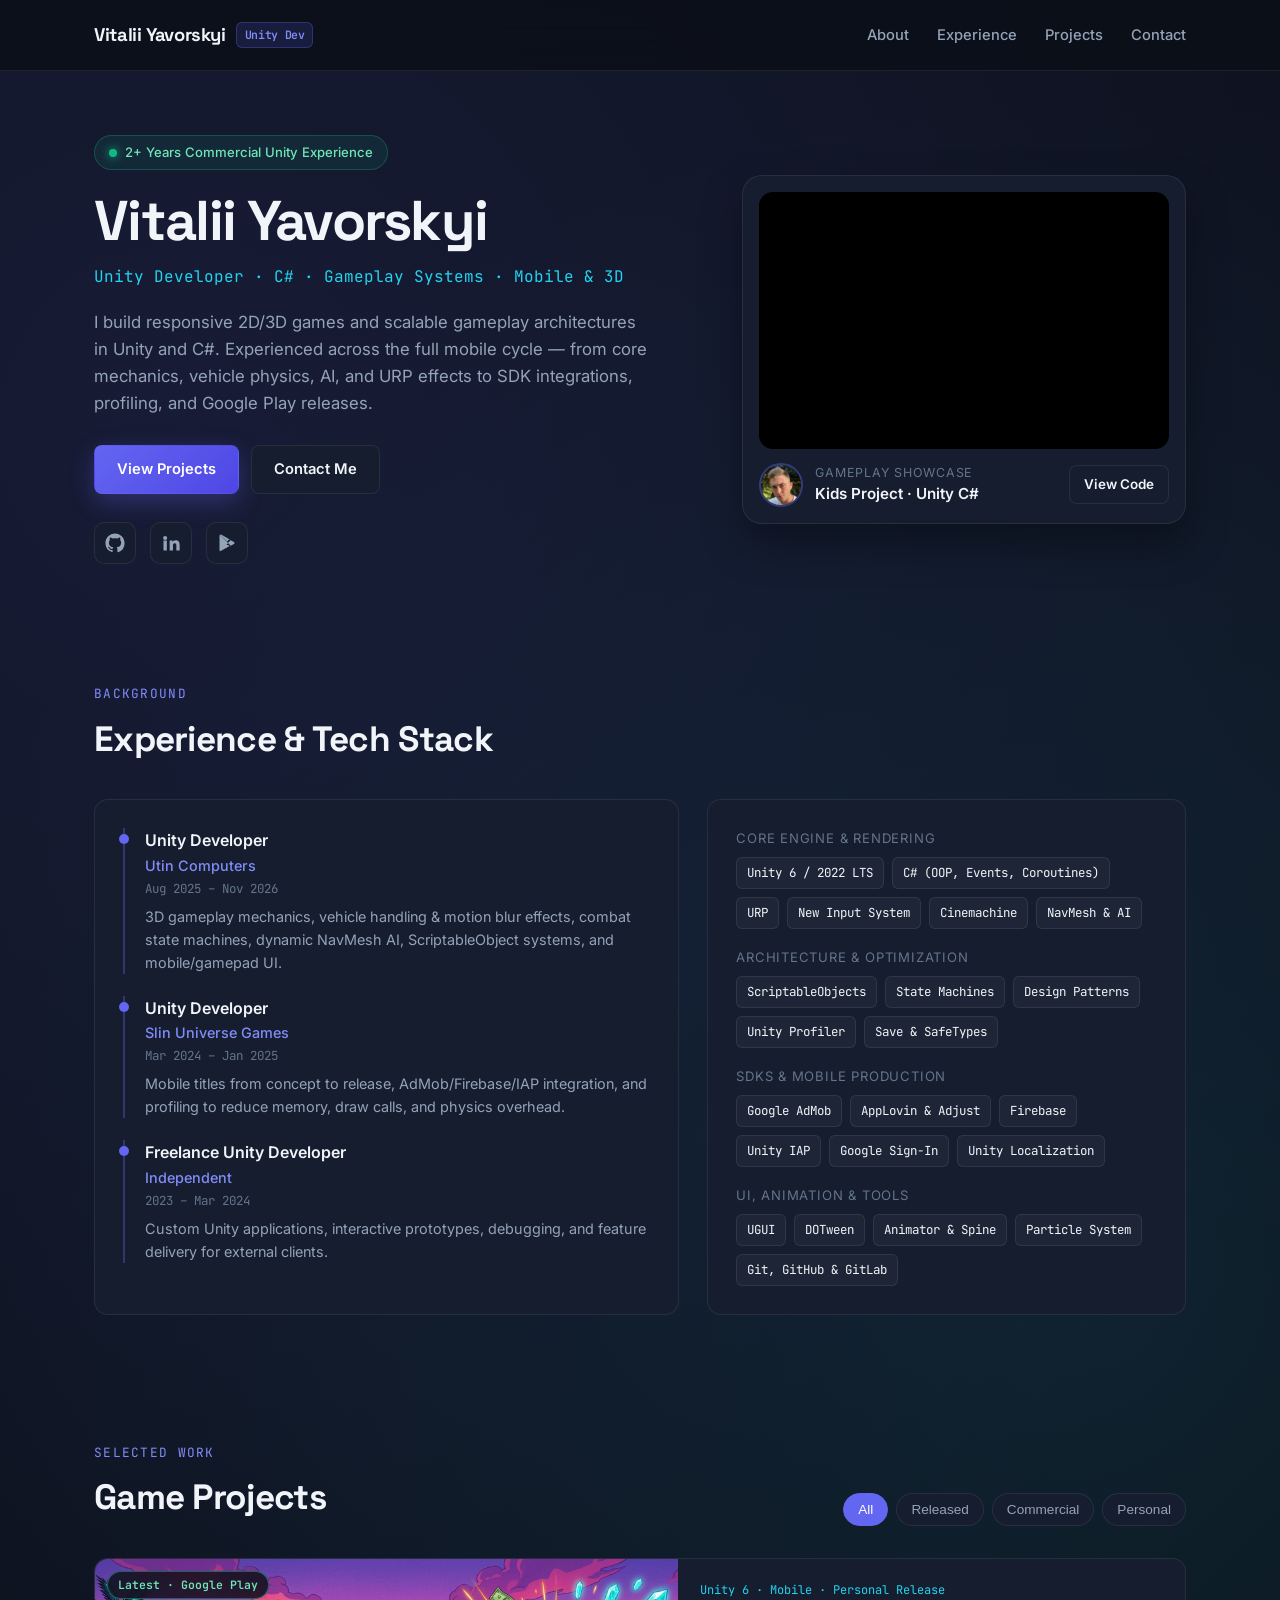
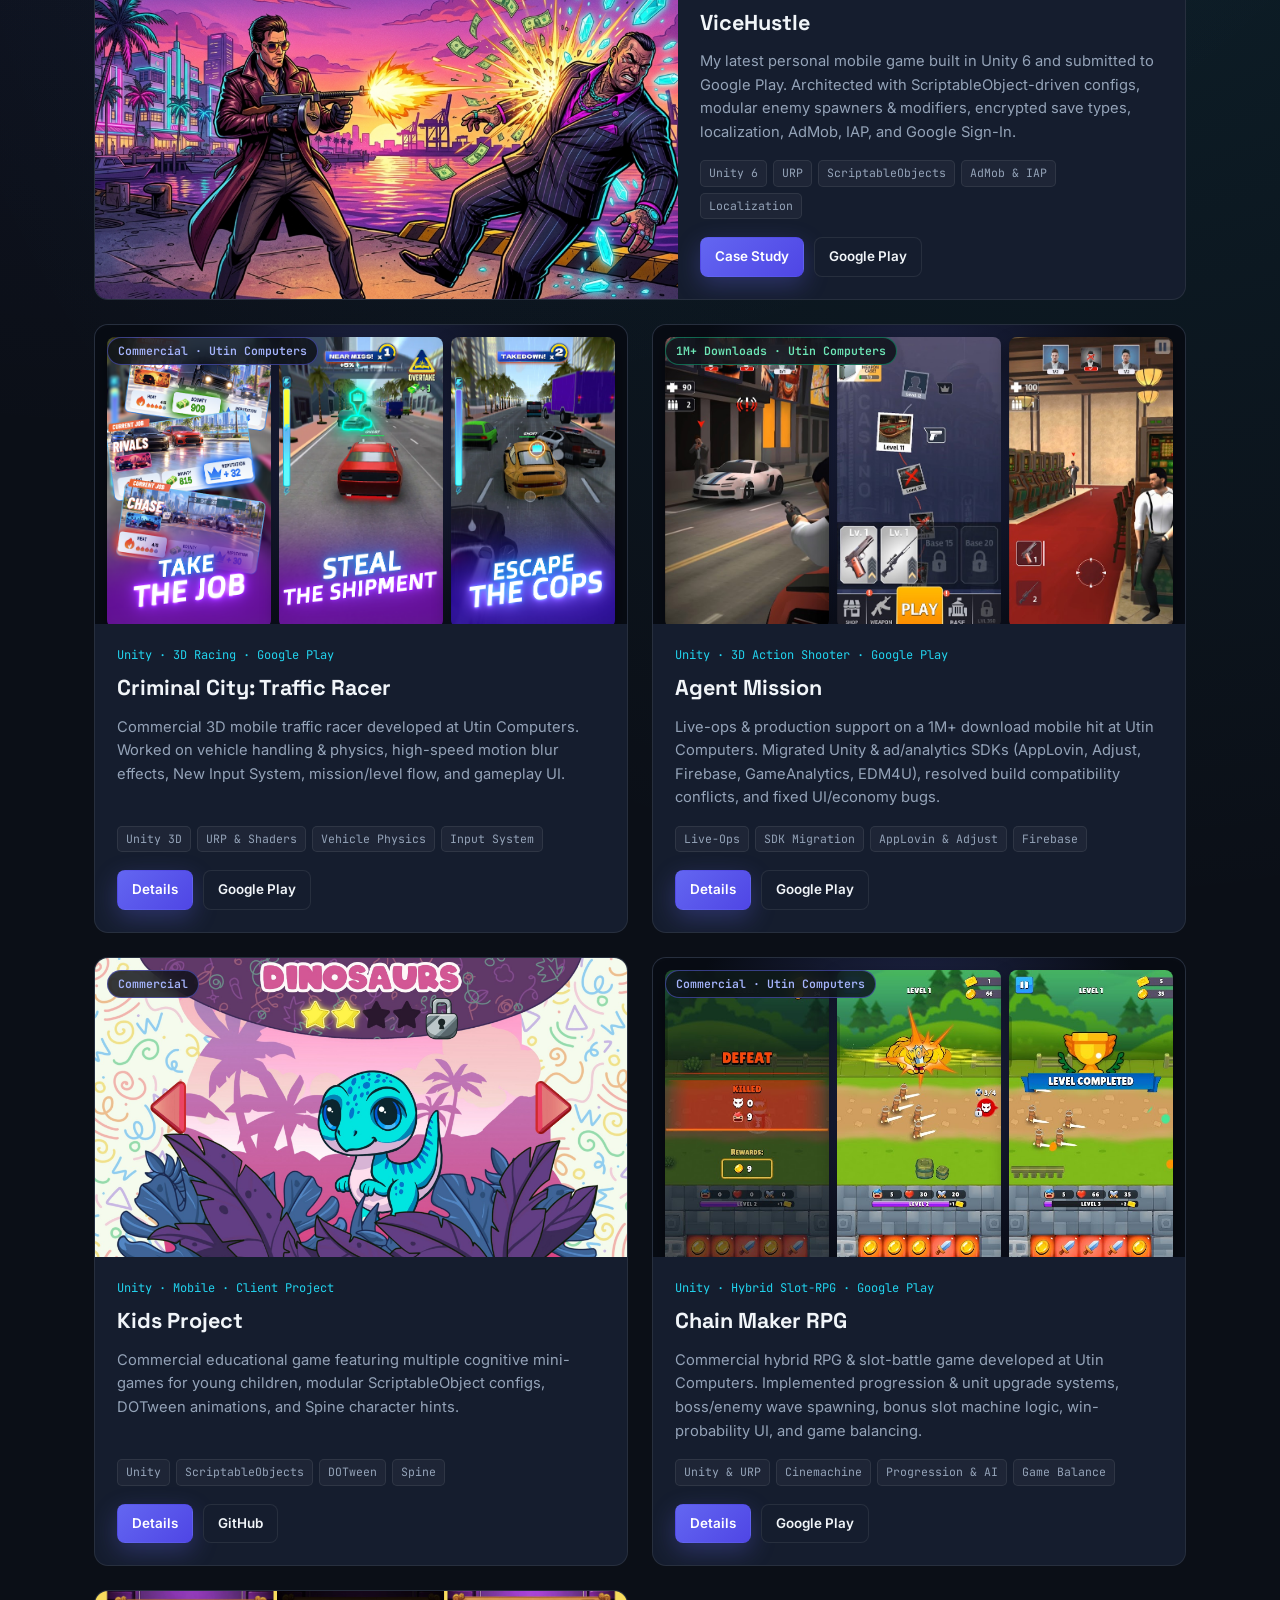
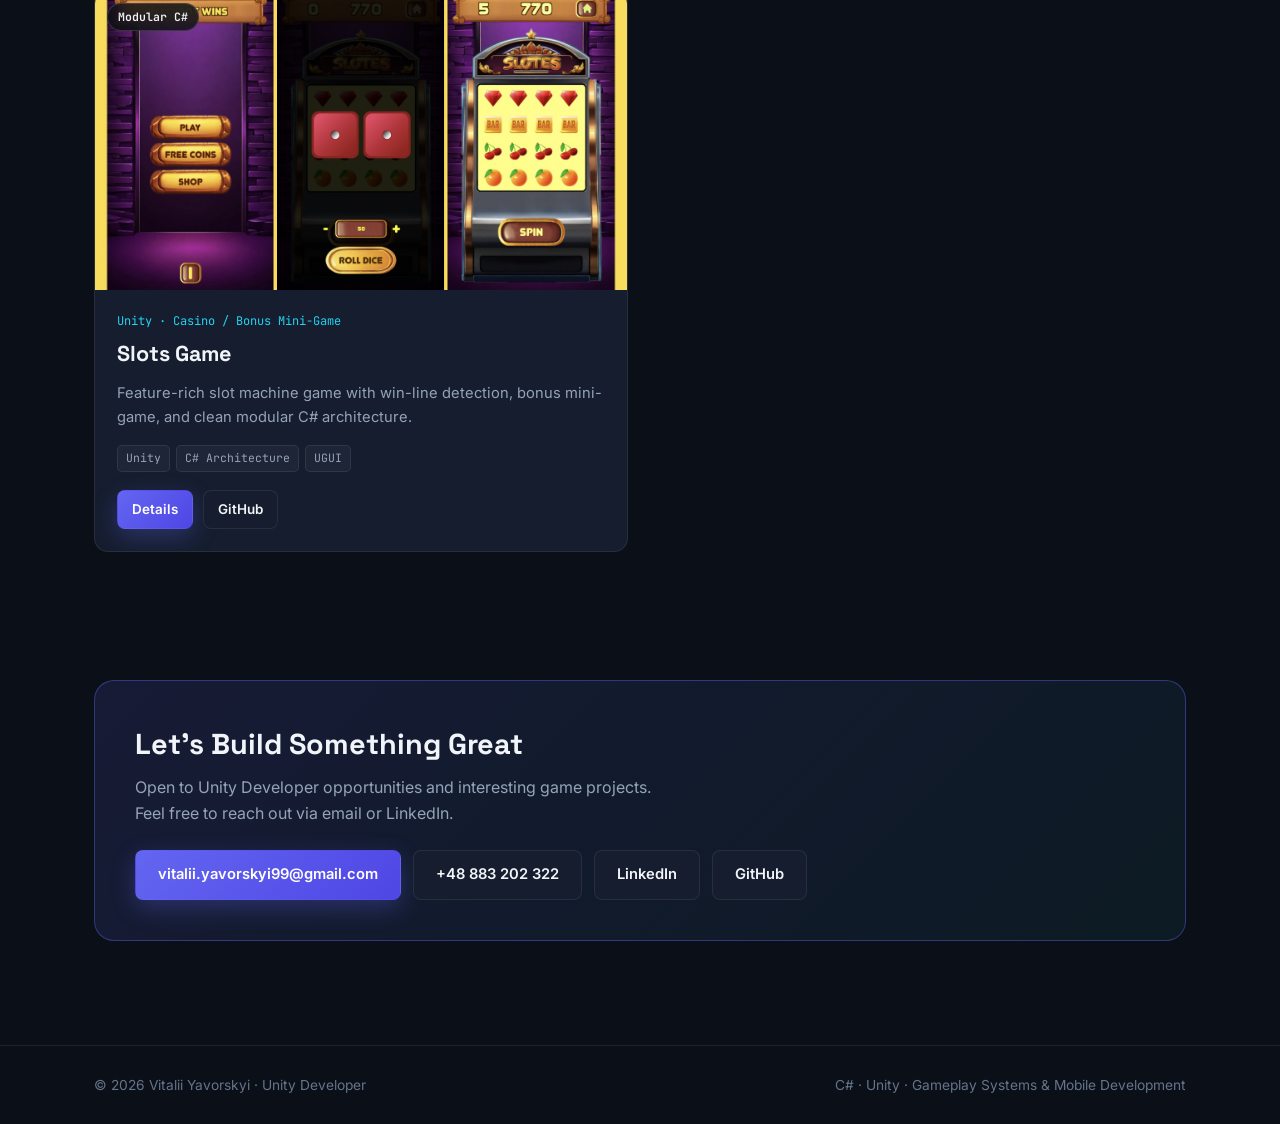
<file: index.html>
<!DOCTYPE html>
<html lang="en">

<head>
  <meta charset="UTF-8" />
  <meta name="viewport" content="width=device-width, initial-scale=1.0" />
  <title>Vitalii Yavorskyi — Unity Developer Portfolio</title>
  <meta name="description"
    content="Unity Developer with 2+ years of commercial experience in C#, URP, 3D gameplay systems, mobile optimization, and SDK integrations." />
  <link rel="icon" href="image/favicon.svg" type="image/svg+xml" />
  <link rel="preconnect" href="https://fonts.googleapis.com" />
  <link rel="preconnect" href="https://fonts.gstatic.com" crossorigin />
  <link
    href="https://fonts.googleapis.com/css2?family=Inter:wght@400;500;600;700&family=JetBrains+Mono:wght@400;500;600&family=Space+Grotesk:wght@600;700&display=swap"
    rel="stylesheet" />
  <link rel="stylesheet" href="css/style.css" />
</head>

<body>

  <!-- Navigation -->
  <header class="navbar">
    <div class="container nav-inner">
      <a href="#top" class="brand">
        <span>Vitalii Yavorskyi</span>
        <span class="brand-badge">Unity Dev</span>
      </a>
      <button class="nav-toggle" aria-label="Toggle menu">☰</button>
      <ul class="nav-links">
        <li><a href="#about">About</a></li>
        <li><a href="#experience">Experience</a></li>
        <li><a href="#projects">Projects</a></li>
        <li><a href="#contacts">Contact</a></li>
      </ul>
    </div>
  </header>

  <main id="top">
    <!-- Hero Section -->
    <section class="hero" id="about">
      <div class="container hero-grid">
        <div>
          <div class="status-pill">
            <span class="status-dot"></span>
            <span>2+ Years Commercial Unity Experience</span>
          </div>
          <h1 class="hero-title">Vitalii Yavorskyi</h1>
          <p class="hero-subtitle">Unity Developer · C# · Gameplay Systems · Mobile &amp; 3D</p>
          <p class="hero-bio">
            I build responsive 2D/3D games and scalable gameplay architectures in Unity and C#.
            Experienced across the full mobile cycle — from core mechanics, vehicle physics, AI, and URP effects
            to SDK integrations, profiling, and Google Play releases.
          </p>

          <div class="hero-actions">
            <a href="#projects" class="btn btn-primary">View Projects</a>
            <a href="mailto:vitalii.yavorskyi99@gmail.com" class="btn btn-secondary">Contact Me</a>
          </div>

          <div class="hero-socials">
            <a href="https://github.com/Vitalik0007" target="_blank" rel="noopener" class="icon-link"
              aria-label="GitHub" title="GitHub">
              <svg width="20" height="20" viewBox="0 0 24 24" fill="currentColor">
                <path
                  d="M12 .5C5.65.5.5 5.65.5 12a11.5 11.5 0 0 0 7.86 10.92c.58.1.79-.25.79-.56v-2c-3.2.7-3.87-1.36-3.87-1.36-.52-1.33-1.28-1.68-1.28-1.68-1.04-.71.08-.7.08-.7 1.15.08 1.76 1.18 1.76 1.18 1.02 1.75 2.68 1.25 3.33.95.1-.74.4-1.25.73-1.54-2.55-.29-5.24-1.28-5.24-5.69 0-1.26.45-2.29 1.18-3.1-.12-.29-.51-1.46.11-3.04 0 0 .97-.31 3.17 1.18a11 11 0 0 1 5.78 0c2.2-1.49 3.16-1.18 3.16-1.18.63 1.58.24 2.75.12 3.04.74.81 1.18 1.84 1.18 3.1 0 4.42-2.7 5.39-5.26 5.68.41.36.78 1.06.78 2.14v3.17c0 .31.21.67.8.56A11.5 11.5 0 0 0 23.5 12C23.5 5.65 18.35.5 12 .5Z" />
              </svg>
            </a>
            <a href="https://www.linkedin.com/in/vitalii-yavorskyi-740758180/" target="_blank" rel="noopener"
              class="icon-link" aria-label="LinkedIn" title="LinkedIn">
              <svg width="20" height="20" viewBox="0 0 24 24" fill="currentColor">
                <path
                  d="M4.98 3.5a2.49 2.49 0 1 1 0 4.98 2.49 2.49 0 0 1 0-4.98ZM3 9h4v12H3V9Zm7 0h3.8v1.64h.05c.53-1 1.83-2.06 3.77-2.06 4.03 0 4.78 2.65 4.78 6.1V21h-4v-5.6c0-1.34-.02-3.06-1.86-3.06-1.87 0-2.16 1.46-2.16 2.96V21h-4V9Z" />
              </svg>
            </a>
            <a href="https://play.google.com/store/apps/dev?id=5229329348808599972" target="_blank" rel="noopener"
              class="icon-link" aria-label="Google Play" title="Google Play">
              <svg width="20" height="20" viewBox="0 0 24 24" fill="currentColor">
                <path
                  d="M3.6 2.2A1.5 1.5 0 0 0 3 3.4v17.2a1.5 1.5 0 0 0 .6 1.2l.1.1 9.6-9.6v-.2L3.7 2.1l-.1.1Zm12.8 13-3.2-3.2v-.2l3.2-3.2.1.1 3.8 2.2c1.1.6 1.1 1.6 0 2.2l-3.8 2.1h-.1Zm-1.1 1.1L12.1 13l-8.1 8.1c.3.3.9.3 1.5 0l9.8-5.6-.1.8Zm0-8.6L5.5 2.1C4.9 1.8 4.3 1.8 4 2.1l8.1 8.1 3.2-3.3v.8Z" />
              </svg>
            </a>
          </div>
        </div>

        <div class="hero-showcase">
          <div class="hero-video-wrap">
            <video class="hero-video" autoplay muted loop playsinline>
              <source src="video/WorkExample.mp4" type="video/mp4" />
            </video>
          </div>
          <div class="hero-showcase-meta">
            <div style="display:flex; align-items:center; gap:12px;">
              <img src="image/MyFoto.jpeg" alt="Vitalii Yavorskyi" class="avatar-mini" />
              <div>
                <div class="label">Gameplay Showcase</div>
                <div class="title">Kids Project · Unity C#</div>
              </div>
            </div>
            <a href="https://github.com/Vitalik0007/KidsProject" target="_blank" rel="noopener"
              class="btn btn-secondary btn-sm">View Code</a>
          </div>
        </div>
      </div>
    </section>

    <!-- Experience & Skills -->
    <section class="section" id="experience">
      <div class="container">
        <div class="section-header">
          <div>
            <div class="section-eyebrow">Background</div>
            <h2 class="section-title">Experience &amp; Tech Stack</h2>
          </div>
        </div>

        <div class="two-col">
          <div class="panel">
            <div class="timeline">
              <div class="timeline-item">
                <div class="timeline-role">Unity Developer</div>
                <div class="timeline-company">Utin Computers</div>
                <div class="timeline-period">Aug 2025 – Nov 2026</div>
                <p class="timeline-desc">3D gameplay mechanics, vehicle handling &amp; motion blur effects, combat state
                  machines, dynamic NavMesh AI, ScriptableObject systems, and mobile/gamepad UI.</p>
              </div>
              <div class="timeline-item">
                <div class="timeline-role">Unity Developer</div>
                <div class="timeline-company">Slin Universe Games</div>
                <div class="timeline-period">Mar 2024 – Jan 2025</div>
                <p class="timeline-desc">Mobile titles from concept to release, AdMob/Firebase/IAP integration, and
                  profiling to reduce memory, draw calls, and physics overhead.</p>
              </div>
              <div class="timeline-item">
                <div class="timeline-role">Freelance Unity Developer</div>
                <div class="timeline-company">Independent</div>
                <div class="timeline-period">2023 – Mar 2024</div>
                <p class="timeline-desc">Custom Unity applications, interactive prototypes, debugging, and feature
                  delivery for external clients.</p>
              </div>
            </div>
          </div>

          <div class="panel">
            <div class="skill-groups">
              <div>
                <div class="skill-group-title">Core Engine &amp; Rendering</div>
                <div class="pill-list">
                  <span class="pill">Unity 6 / 2022 LTS</span>
                  <span class="pill">C# (OOP, Events, Coroutines)</span>
                  <span class="pill">URP</span>
                  <span class="pill">New Input System</span>
                  <span class="pill">Cinemachine</span>
                  <span class="pill">NavMesh &amp; AI</span>
                </div>
              </div>
              <div>
                <div class="skill-group-title">Architecture &amp; Optimization</div>
                <div class="pill-list">
                  <span class="pill">ScriptableObjects</span>
                  <span class="pill">State Machines</span>
                  <span class="pill">Design Patterns</span>
                  <span class="pill">Unity Profiler</span>
                  <span class="pill">Save &amp; SafeTypes</span>
                </div>
              </div>
              <div>
                <div class="skill-group-title">SDKs &amp; Mobile Production</div>
                <div class="pill-list">
                  <span class="pill">Google AdMob</span>
                  <span class="pill">AppLovin &amp; Adjust</span>
                  <span class="pill">Firebase</span>
                  <span class="pill">Unity IAP</span>
                  <span class="pill">Google Sign-In</span>
                  <span class="pill">Unity Localization</span>
                </div>
              </div>
              <div>
                <div class="skill-group-title">UI, Animation &amp; Tools</div>
                <div class="pill-list">
                  <span class="pill">UGUI</span>
                  <span class="pill">DOTween</span>
                  <span class="pill">Animator &amp; Spine</span>
                  <span class="pill">Particle System</span>
                  <span class="pill">Git, GitHub &amp; GitLab</span>
                </div>
              </div>
            </div>
          </div>
        </div>
      </div>
    </section>

    <!-- Projects Section -->
    <section class="section" id="projects">
      <div class="container">
        <div class="section-header">
          <div>
            <div class="section-eyebrow">Selected Work</div>
            <h2 class="section-title">Game Projects</h2>
          </div>

          <div class="filter-bar" role="tablist" aria-label="Filter projects">
            <button class="filter-btn active" data-filter="all">All</button>
            <button class="filter-btn" data-filter="released">Released</button>
            <button class="filter-btn" data-filter="commercial">Commercial</button>
            <button class="filter-btn" data-filter="personal">Personal</button>
          </div>
        </div>

        <div class="projects-grid">

          <!-- Featured: ViceHustle -->
          <article class="project-card featured" data-category="personal released">
            <div class="project-thumb">
              <img src="image/vicehustle-promo1.png" alt="ViceHustle Boss Fight" />
              <span class="project-badge released">Latest · Google Play</span>
            </div>
            <div class="project-body">
              <div class="project-meta">Unity 6 · Mobile · Personal Release</div>
              <h3 class="project-title">ViceHustle</h3>
              <p class="project-desc">
                My latest personal mobile game built in Unity 6 and submitted to Google Play.
                Architected with ScriptableObject-driven configs, modular enemy spawners &amp; modifiers,
                encrypted save types, localization, AdMob, IAP, and Google Sign-In.
              </p>
              <div class="project-tags">
                <span class="tag">Unity 6</span>
                <span class="tag">URP</span>
                <span class="tag">ScriptableObjects</span>
                <span class="tag">AdMob &amp; IAP</span>
                <span class="tag">Localization</span>
              </div>
              <div class="project-actions">
                <a href="project-vicehustle.html" class="btn btn-primary btn-sm">Case Study</a>
                <a href="https://play.google.com/store/apps/dev?id=5229329348808599972" target="_blank" rel="noopener"
                  class="btn btn-secondary btn-sm">Google Play</a>
              </div>
            </div>
          </article>

          <!-- Commercial: Criminal City: Traffic Racer -->
          <article class="project-card" data-category="commercial released">
            <div class="project-thumb portrait-trio">
              <img src="image/criminal-city-1.webp" alt="Criminal City: Traffic Racer 1" />
              <img src="image/criminal-city-2.webp" alt="Criminal City: Traffic Racer 2" />
              <img src="image/criminal-city-3.webp" alt="Criminal City: Traffic Racer 3" />
              <span class="project-badge commercial">Commercial · Utin Computers</span>
            </div>
            <div class="project-body">
              <div class="project-meta">Unity · 3D Racing · Google Play</div>
              <h3 class="project-title">Criminal City: Traffic Racer</h3>
              <p class="project-desc">
                Commercial 3D mobile traffic racer developed at Utin Computers.
                Worked on vehicle handling &amp; physics, high-speed motion blur effects, New Input System,
                mission/level flow, and gameplay UI.
              </p>
              <div class="project-tags">
                <span class="tag">Unity 3D</span>
                <span class="tag">URP &amp; Shaders</span>
                <span class="tag">Vehicle Physics</span>
                <span class="tag">Input System</span>
              </div>
              <div class="project-actions">
                <a href="project-criminal-city.html" class="btn btn-primary btn-sm">Details</a>
                <a href="https://play.google.com/store/apps/details?id=com.xp101.traffic.racer.race.master"
                  target="_blank" rel="noopener" class="btn btn-secondary btn-sm">Google Play</a>
              </div>
            </div>
          </article>

          <!-- Commercial: Agent Mission (1M+ Downloads) -->
          <article class="project-card" data-category="commercial released">
            <div class="project-thumb portrait-trio">
              <img src="image/agent-mission-1.webp" alt="Agent Mission 1" />
              <img src="image/agent-mission-2.webp" alt="Agent Mission 2" />
              <img src="image/agent-mission-3.webp" alt="Agent Mission 3" />
              <span class="project-badge released">1M+ Downloads · Utin Computers</span>
            </div>
            <div class="project-body">
              <div class="project-meta">Unity · 3D Action Shooter · Google Play</div>
              <h3 class="project-title">Agent Mission</h3>
              <p class="project-desc">
                Live-ops &amp; production support on a 1M+ download mobile hit at Utin Computers.
                Migrated Unity &amp; ad/analytics SDKs (AppLovin, Adjust, Firebase, GameAnalytics, EDM4U),
                resolved build compatibility conflicts, and fixed UI/economy bugs.
              </p>
              <div class="project-tags">
                <span class="tag">Live-Ops</span>
                <span class="tag">SDK Migration</span>
                <span class="tag">AppLovin &amp; Adjust</span>
                <span class="tag">Firebase</span>
              </div>
              <div class="project-actions">
                <a href="project-agent-mission.html" class="btn btn-primary btn-sm">Details</a>
                <a href="https://play.google.com/store/apps/details?id=com.utincomputer.agenthitman" target="_blank"
                  rel="noopener" class="btn btn-secondary btn-sm">Google Play</a>
              </div>
            </div>
          </article>

          <!-- Kids Project -->
          <article class="project-card" data-category="commercial">
            <div class="project-thumb">
              <img src="image/kidsGame.jpg" alt="Kids project" />
              <span class="project-badge commercial">Commercial</span>
            </div>
            <div class="project-body">
              <div class="project-meta">Unity · Mobile · Client Project</div>
              <h3 class="project-title">Kids Project</h3>
              <p class="project-desc">
                Commercial educational game featuring multiple cognitive mini-games for young children,
                modular ScriptableObject configs, DOTween animations, and Spine character hints.
              </p>
              <div class="project-tags">
                <span class="tag">Unity</span>
                <span class="tag">ScriptableObjects</span>
                <span class="tag">DOTween</span>
                <span class="tag">Spine</span>
              </div>
              <div class="project-actions">
                <a href="project1.html" class="btn btn-primary btn-sm">Details</a>
                <a href="https://github.com/Vitalik0007/KidsProject" target="_blank" rel="noopener"
                  class="btn btn-secondary btn-sm">GitHub</a>
              </div>
            </div>
          </article>

          <!-- Commercial: Chain Maker RPG -->
          <article class="project-card" data-category="commercial released">
            <div class="project-thumb portrait-trio">
              <img src="image/chain-maker-1.webp" alt="Chain Maker RPG 1" />
              <img src="image/chain-maker-2.webp" alt="Chain Maker RPG 2" />
              <img src="image/chain-maker-3.webp" alt="Chain Maker RPG 3" />
              <span class="project-badge commercial">Commercial · Utin Computers</span>
            </div>
            <div class="project-body">
              <div class="project-meta">Unity · Hybrid Slot-RPG · Google Play</div>
              <h3 class="project-title">Chain Maker RPG</h3>
              <p class="project-desc">
                Commercial hybrid RPG &amp; slot-battle game developed at Utin Computers.
                Implemented progression &amp; unit upgrade systems, boss/enemy wave spawning,
                bonus slot machine logic, win-probability UI, and game balancing.
              </p>
              <div class="project-tags">
                <span class="tag">Unity &amp; URP</span>
                <span class="tag">Cinemachine</span>
                <span class="tag">Progression &amp; AI</span>
                <span class="tag">Game Balance</span>
              </div>
              <div class="project-actions">
                <a href="project-chain-maker.html" class="btn btn-primary btn-sm">Details</a>
                <a href="https://play.google.com/store/apps/details?id=com.IGORI.ChainMakerRPG" target="_blank"
                  rel="noopener" class="btn btn-secondary btn-sm">Google Play</a>
              </div>
            </div>
          </article>

          <!-- Slots Game -->
          <article class="project-card" data-category="personal commercial">
            <div class="project-thumb">
              <img src="image/SlotsGame.jpg" alt="Slots Game" />
              <span class="project-badge">Modular C#</span>
            </div>
            <div class="project-body">
              <div class="project-meta">Unity · Casino / Bonus Mini-Game</div>
              <h3 class="project-title">Slots Game</h3>
              <p class="project-desc">
                Feature-rich slot machine game with win-line detection, bonus mini-game,
                and clean modular C# architecture.
              </p>
              <div class="project-tags">
                <span class="tag">Unity</span>
                <span class="tag">C# Architecture</span>
                <span class="tag">UGUI</span>
              </div>
              <div class="project-actions">
                <a href="project4.html" class="btn btn-primary btn-sm">Details</a>
                <a href="https://github.com/Vitalik0007/SlotsGame" target="_blank" rel="noopener"
                  class="btn btn-secondary btn-sm">GitHub</a>
              </div>
            </div>
          </article>

        </div>
      </div>
    </section>

    <!-- Contact Section -->
    <section class="section" id="contacts">
      <div class="container">
        <div class="contact-card">
          <div>
            <h2>Let's Build Something Great</h2>
            <p>Open to Unity Developer opportunities and interesting game projects. Feel free to reach out via
              email or LinkedIn.</p>
          </div>
          <div class="contact-links">
            <a href="mailto:vitalii.yavorskyi99@gmail.com" class="btn btn-primary">vitalii.yavorskyi99@gmail.com</a>
            <a href="tel:+48883202322" class="btn btn-secondary">+48 883 202 322</a>
            <a href="https://www.linkedin.com/in/vitalii-yavorskyi-740758180/" target="_blank" rel="noopener"
              class="btn btn-secondary">LinkedIn</a>
            <a href="https://github.com/Vitalik0007" target="_blank" rel="noopener" class="btn btn-secondary">GitHub</a>
          </div>
        </div>
      </div>
    </section>
  </main>

  <footer class="footer">
    <div class="container footer-inner">
      <span>© 2026 Vitalii Yavorskyi · Unity Developer</span>
      <span>C# · Unity · Gameplay Systems &amp; Mobile Development</span>
    </div>
  </footer>

  <script src="js/main.js"></script>
</body>

</html>
</file>
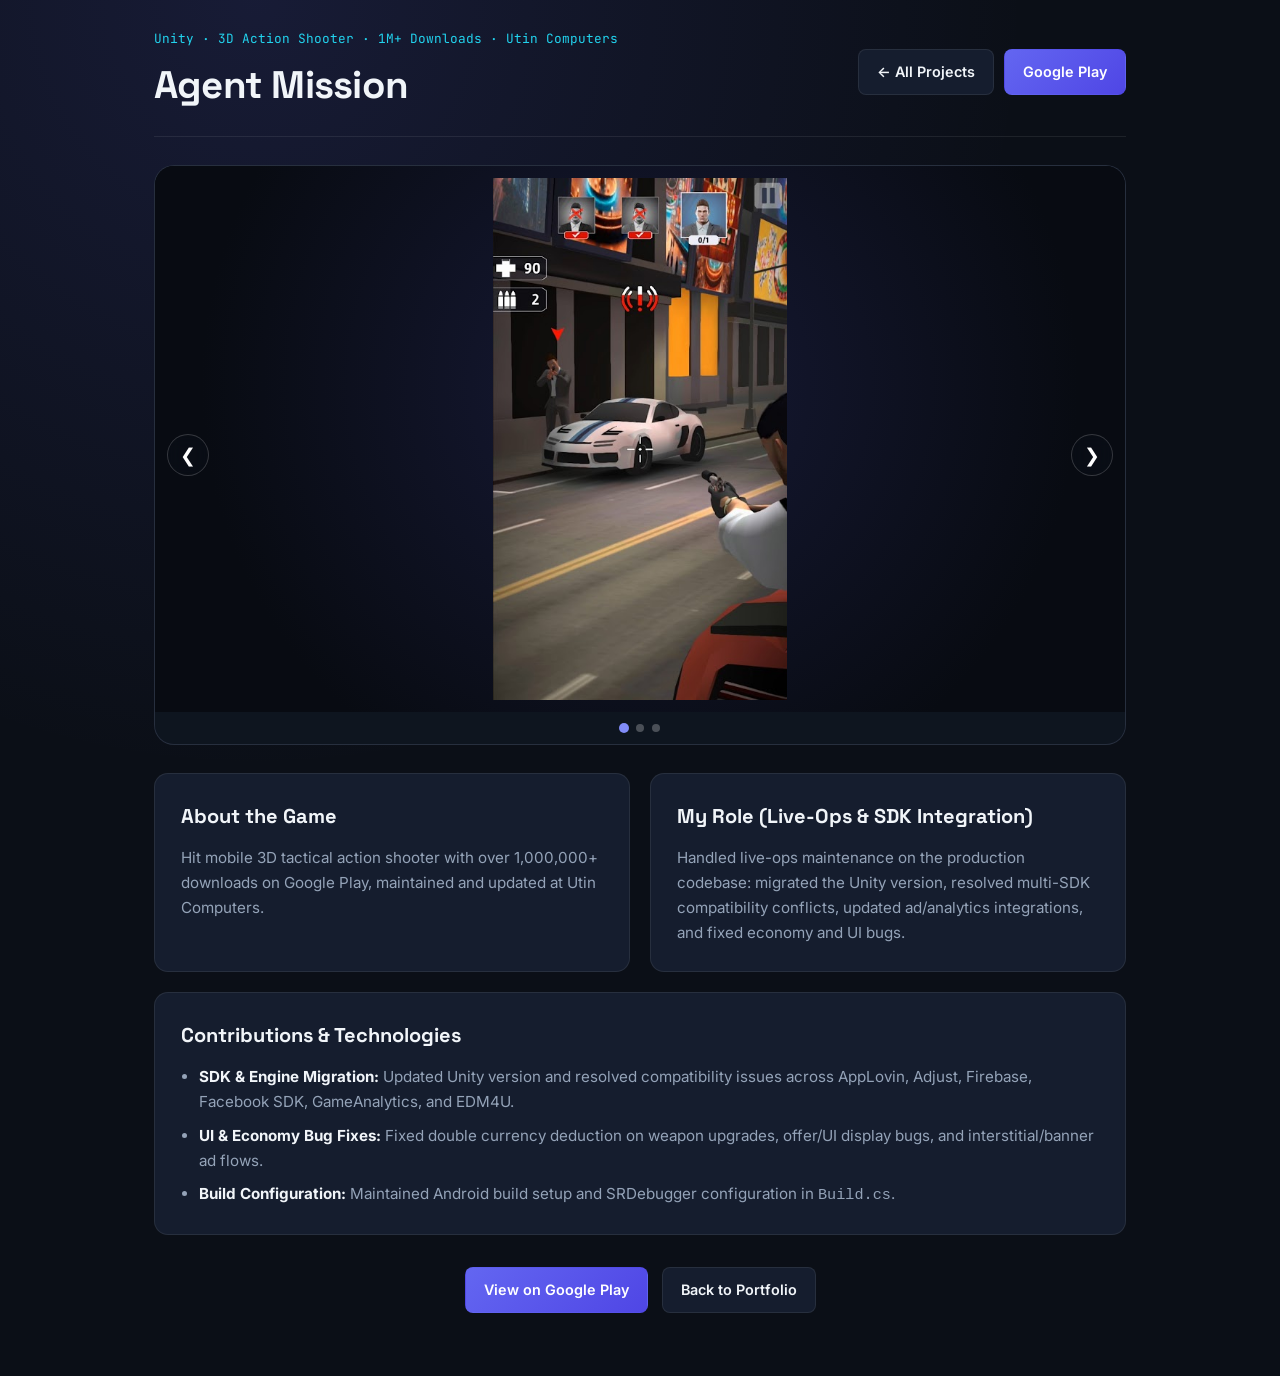
<file: project-agent-mission.html>
<!DOCTYPE html>
<html lang="en">
<head>
  <meta charset="UTF-8" />
  <meta name="viewport" content="width=device-width, initial-scale=1.0" />
  <title>Agent Mission — Vitalii Yavorskyi</title>
  <link rel="icon" href="image/favicon.svg" type="image/svg+xml" />
  <link rel="preconnect" href="https://fonts.googleapis.com" />
  <link rel="preconnect" href="https://fonts.gstatic.com" crossorigin />
  <link href="https://fonts.googleapis.com/css2?family=Inter:wght@400;500;600;700&family=JetBrains+Mono:wght@400;500;600&family=Space+Grotesk:wght@600;700&display=swap" rel="stylesheet" />
  <link rel="stylesheet" href="css/project.css" />
</head>
<body>
  <main class="project-content">
    <header class="project-header">
      <div>
        <div class="project-header-meta">Unity · 3D Action Shooter · 1M+ Downloads · Utin Computers</div>
        <h1>Agent Mission</h1>
      </div>
      <div class="header-actions">
        <a href="index.html#projects" class="btn">← All Projects</a>
        <a href="https://play.google.com/store/apps/details?id=com.utincomputer.agenthitman" target="_blank" rel="noopener" class="btn btn-primary">Google Play</a>
      </div>
    </header>

    <section class="project-gallery">
      <div class="slider portrait">
        <img src="image/agent-mission-1.webp" alt="Agent Mission Screenshot 1" class="slide active" />
        <img src="image/agent-mission-2.webp" alt="Agent Mission Screenshot 2" class="slide" />
        <img src="image/agent-mission-3.webp" alt="Agent Mission Screenshot 3" class="slide" />
      </div>
      <div class="slider-controls">
        <button onclick="prevSlide()" aria-label="Previous slide">&#10094;</button>
        <button onclick="nextSlide()" aria-label="Next slide">&#10095;</button>
      </div>
      <div class="slider-dots"></div>
    </section>

    <div class="project-grid">
      <article class="info-card">
        <h2>About the Game</h2>
        <p>
          Hit mobile 3D tactical action shooter with over 1,000,000+ downloads on Google Play,
          maintained and updated at Utin Computers.
        </p>
      </article>

      <article class="info-card">
        <h2>My Role (Live-Ops &amp; SDK Integration)</h2>
        <p>
          Handled live-ops maintenance on the production codebase: migrated the Unity version,
          resolved multi-SDK compatibility conflicts, updated ad/analytics integrations,
          and fixed economy and UI bugs.
        </p>
      </article>

      <article class="info-card full">
        <h2>Contributions &amp; Technologies</h2>
        <ul>
          <li><strong>SDK &amp; Engine Migration:</strong> Updated Unity version and resolved compatibility issues across AppLovin, Adjust, Firebase, Facebook SDK, GameAnalytics, and EDM4U.</li>
          <li><strong>UI &amp; Economy Bug Fixes:</strong> Fixed double currency deduction on weapon upgrades, offer/UI display bugs, and interstitial/banner ad flows.</li>
          <li><strong>Build Configuration:</strong> Maintained Android build setup and SRDebugger configuration in <code>Build.cs</code>.</li>
        </ul>
      </article>
    </div>

    <div class="project-cta">
      <a href="https://play.google.com/store/apps/details?id=com.utincomputer.agenthitman" target="_blank" rel="noopener" class="btn btn-primary">View on Google Play</a>
      <a href="index.html#projects" class="btn">Back to Portfolio</a>
    </div>
  </main>

  <script src="js/main.js"></script>
</body>
</html>
</file>
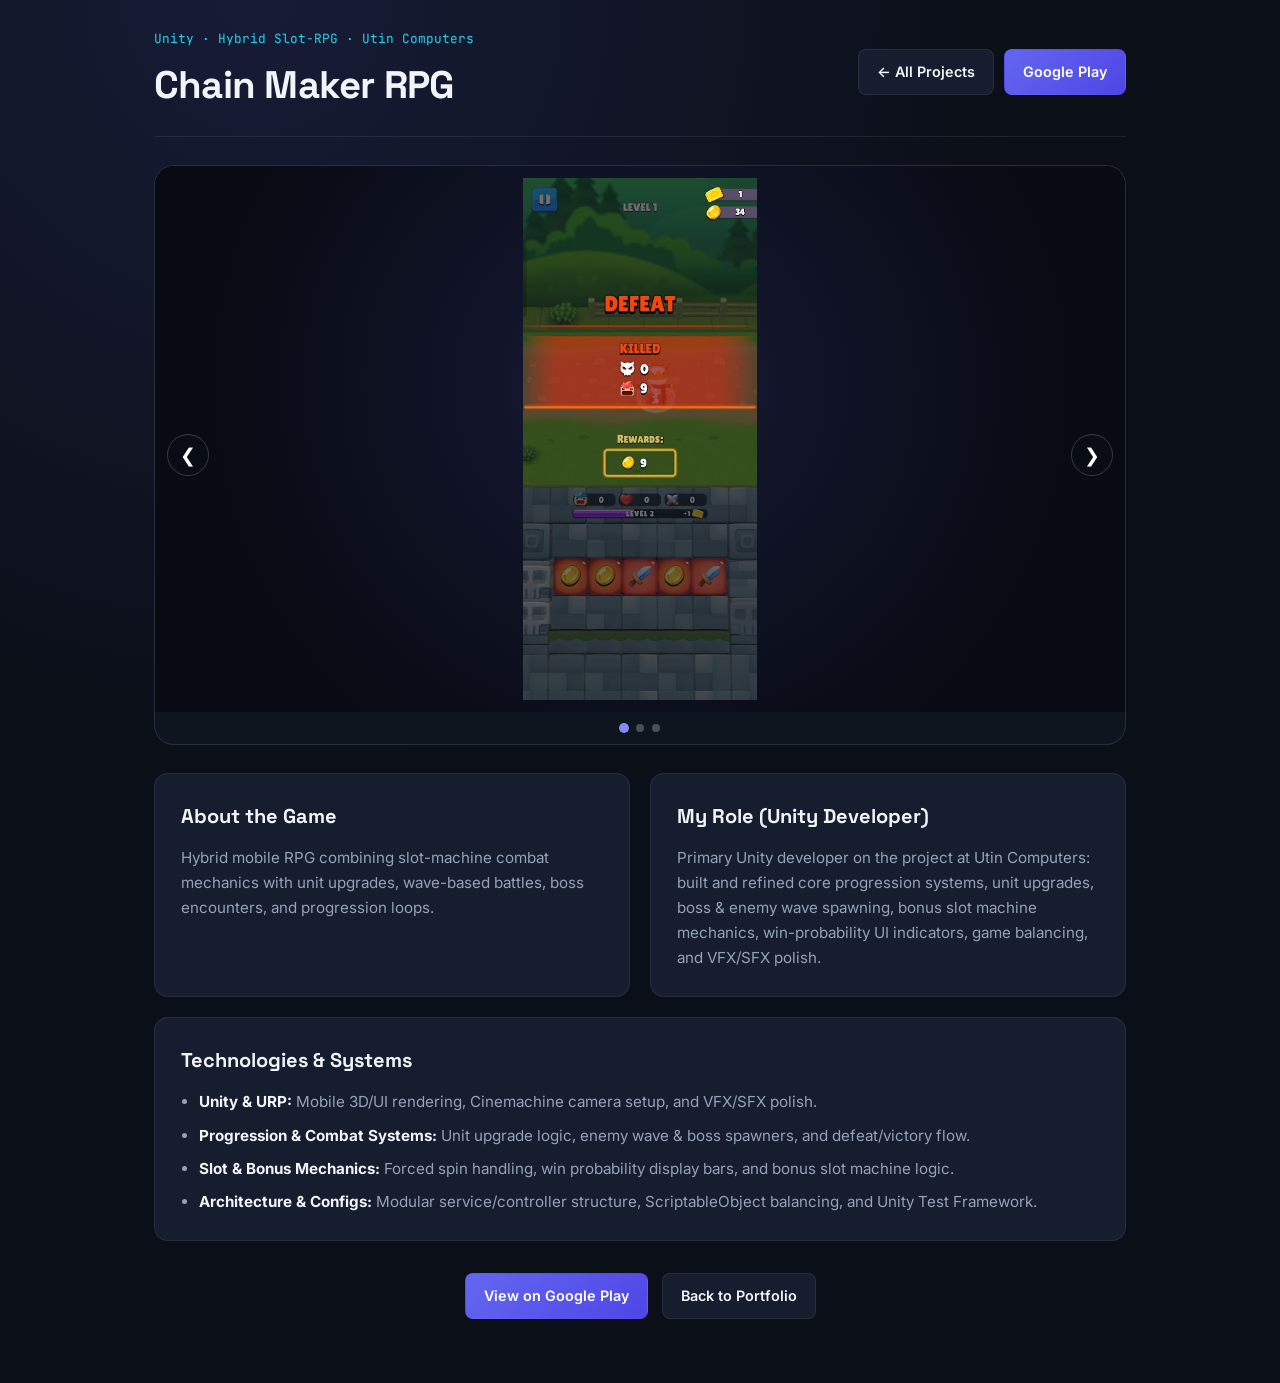
<file: project-chain-maker.html>
<!DOCTYPE html>
<html lang="en">
<head>
  <meta charset="UTF-8" />
  <meta name="viewport" content="width=device-width, initial-scale=1.0" />
  <title>Chain Maker RPG — Vitalii Yavorskyi</title>
  <link rel="icon" href="image/favicon.svg" type="image/svg+xml" />
  <link rel="preconnect" href="https://fonts.googleapis.com" />
  <link rel="preconnect" href="https://fonts.gstatic.com" crossorigin />
  <link href="https://fonts.googleapis.com/css2?family=Inter:wght@400;500;600;700&family=JetBrains+Mono:wght@400;500;600&family=Space+Grotesk:wght@600;700&display=swap" rel="stylesheet" />
  <link rel="stylesheet" href="css/project.css" />
</head>
<body>
  <main class="project-content">
    <header class="project-header">
      <div>
        <div class="project-header-meta">Unity · Hybrid Slot-RPG · Utin Computers</div>
        <h1>Chain Maker RPG</h1>
      </div>
      <div class="header-actions">
        <a href="index.html#projects" class="btn">← All Projects</a>
        <a href="https://play.google.com/store/apps/details?id=com.IGORI.ChainMakerRPG" target="_blank" rel="noopener" class="btn btn-primary">Google Play</a>
      </div>
    </header>

    <section class="project-gallery">
      <div class="slider portrait">
        <img src="image/chain-maker-1.webp" alt="Chain Maker RPG Screenshot 1" class="slide active" />
        <img src="image/chain-maker-2.webp" alt="Chain Maker RPG Screenshot 2" class="slide" />
        <img src="image/chain-maker-3.webp" alt="Chain Maker RPG Screenshot 3" class="slide" />
      </div>
      <div class="slider-controls">
        <button onclick="prevSlide()" aria-label="Previous slide">&#10094;</button>
        <button onclick="nextSlide()" aria-label="Next slide">&#10095;</button>
      </div>
      <div class="slider-dots"></div>
    </section>

    <div class="project-grid">
      <article class="info-card">
        <h2>About the Game</h2>
        <p>
          Hybrid mobile RPG combining slot-machine combat mechanics with unit upgrades,
          wave-based battles, boss encounters, and progression loops.
        </p>
      </article>

      <article class="info-card">
        <h2>My Role (Unity Developer)</h2>
        <p>
          Primary Unity developer on the project at Utin Computers: built and refined core progression systems,
          unit upgrades, boss &amp; enemy wave spawning, bonus slot machine mechanics,
          win-probability UI indicators, game balancing, and VFX/SFX polish.
        </p>
      </article>

      <article class="info-card full">
        <h2>Technologies &amp; Systems</h2>
        <ul>
          <li><strong>Unity &amp; URP:</strong> Mobile 3D/UI rendering, Cinemachine camera setup, and VFX/SFX polish.</li>
          <li><strong>Progression &amp; Combat Systems:</strong> Unit upgrade logic, enemy wave &amp; boss spawners, and defeat/victory flow.</li>
          <li><strong>Slot &amp; Bonus Mechanics:</strong> Forced spin handling, win probability display bars, and bonus slot machine logic.</li>
          <li><strong>Architecture &amp; Configs:</strong> Modular service/controller structure, ScriptableObject balancing, and Unity Test Framework.</li>
        </ul>
      </article>
    </div>

    <div class="project-cta">
      <a href="https://play.google.com/store/apps/details?id=com.IGORI.ChainMakerRPG" target="_blank" rel="noopener" class="btn btn-primary">View on Google Play</a>
      <a href="index.html#projects" class="btn">Back to Portfolio</a>
    </div>
  </main>

  <script src="js/main.js"></script>
</body>
</html>
</file>
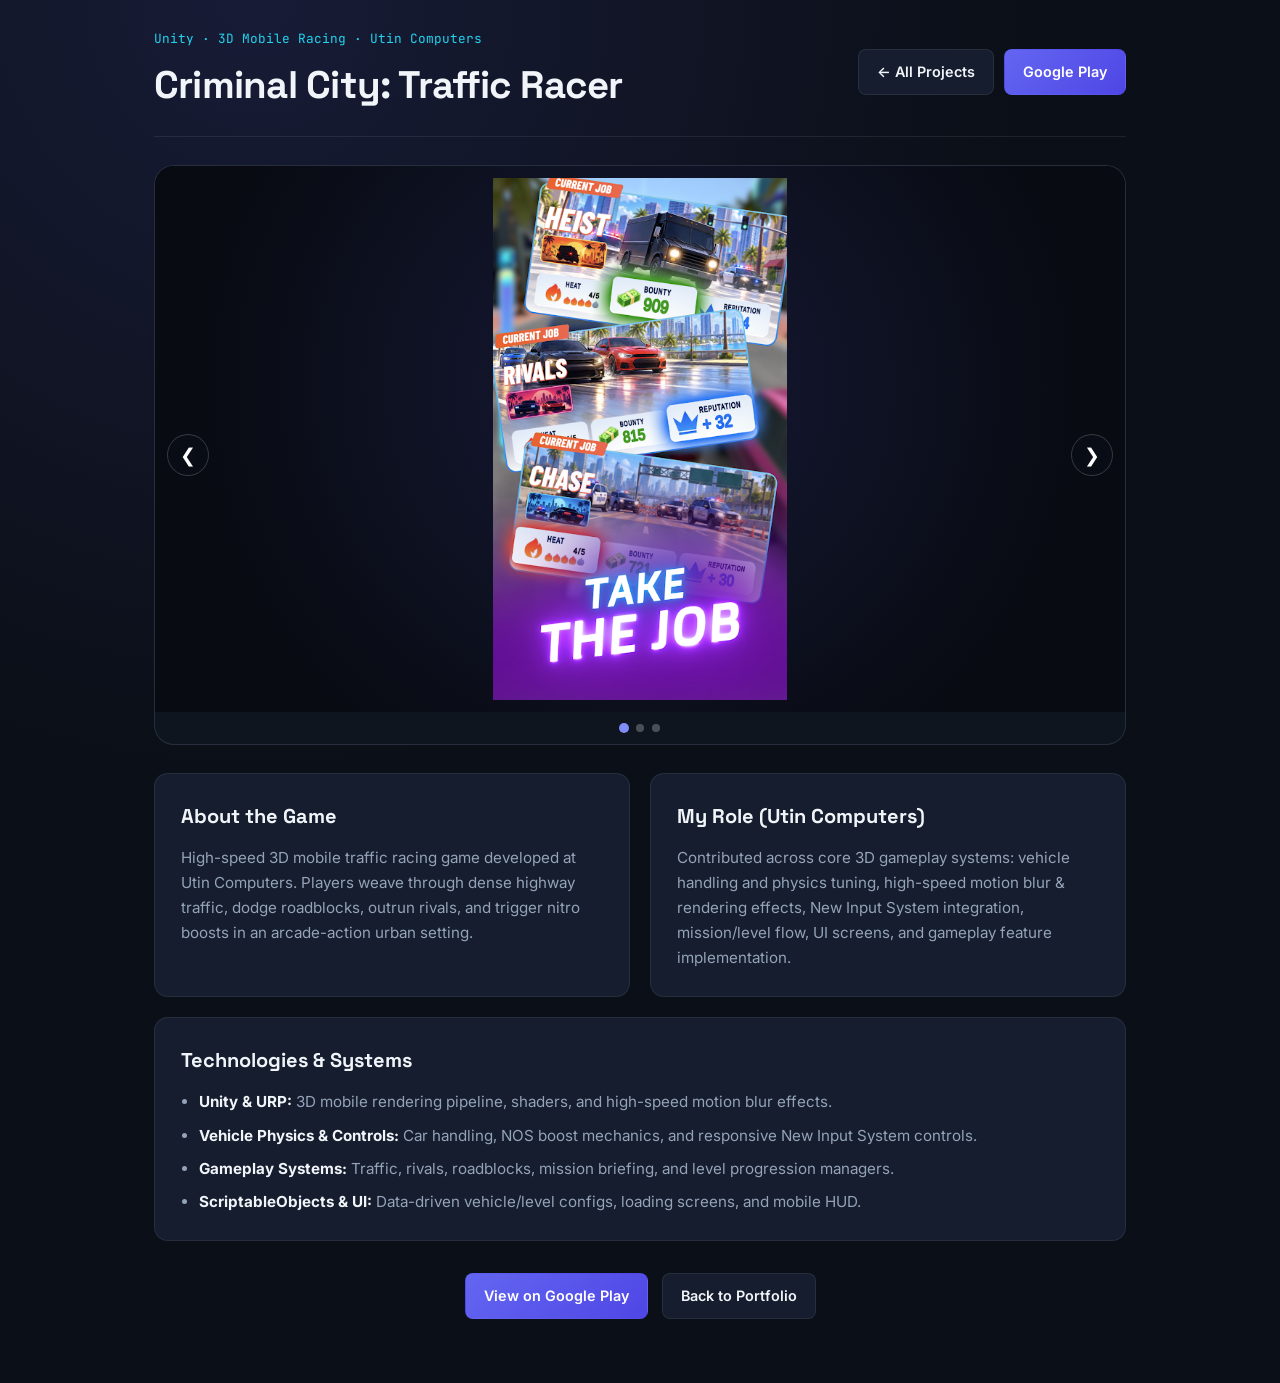
<file: project-criminal-city.html>
<!DOCTYPE html>
<html lang="en">

<head>
  <meta charset="UTF-8" />
  <meta name="viewport" content="width=device-width, initial-scale=1.0" />
  <title>Criminal City: Traffic Racer — Vitalii Yavorskyi</title>
  <link rel="icon" href="image/favicon.svg" type="image/svg+xml" />
  <link rel="preconnect" href="https://fonts.googleapis.com" />
  <link rel="preconnect" href="https://fonts.gstatic.com" crossorigin />
  <link
    href="https://fonts.googleapis.com/css2?family=Inter:wght@400;500;600;700&family=JetBrains+Mono:wght@400;500;600&family=Space+Grotesk:wght@600;700&display=swap"
    rel="stylesheet" />
  <link rel="stylesheet" href="css/project.css" />
</head>

<body>
  <main class="project-content">
    <header class="project-header">
      <div>
        <div class="project-header-meta">Unity · 3D Mobile Racing · Utin Computers</div>
        <h1>Criminal City: Traffic Racer</h1>
      </div>
      <div class="header-actions">
        <a href="index.html#projects" class="btn">← All Projects</a>
        <a href="https://play.google.com/store/apps/details?id=com.xp101.traffic.racer.race.master" target="_blank"
          rel="noopener" class="btn btn-primary">Google Play</a>
      </div>
    </header>

    <section class="project-gallery">
      <div class="slider portrait">
        <img src="image/criminal-city-1.webp" alt="Criminal City: Traffic Racer Screenshot 1" class="slide active" />
        <img src="image/criminal-city-2.webp" alt="Criminal City: Traffic Racer Screenshot 2" class="slide" />
        <img src="image/criminal-city-3.webp" alt="Criminal City: Traffic Racer Screenshot 3" class="slide" />
      </div>
      <div class="slider-controls">
        <button onclick="prevSlide()" aria-label="Previous slide">&#10094;</button>
        <button onclick="nextSlide()" aria-label="Next slide">&#10095;</button>
      </div>
      <div class="slider-dots"></div>
    </section>

    <div class="project-grid">
      <article class="info-card">
        <h2>About the Game</h2>
        <p>
          High-speed 3D mobile traffic racing game developed at Utin Computers.
          Players weave through dense highway traffic, dodge roadblocks, outrun rivals,
          and trigger nitro boosts in an arcade-action urban setting.
        </p>
      </article>

      <article class="info-card">
        <h2>My Role (Utin Computers)</h2>
        <p>
          Contributed across core 3D gameplay systems: vehicle handling and physics tuning,
          high-speed motion blur &amp; rendering effects, New Input System integration,
          mission/level flow, UI screens, and gameplay feature implementation.
        </p>
      </article>

      <article class="info-card full">
        <h2>Technologies &amp; Systems</h2>
        <ul>
          <li><strong>Unity &amp; URP:</strong> 3D mobile rendering pipeline, shaders, and high-speed motion blur
            effects.</li>
          <li><strong>Vehicle Physics &amp; Controls:</strong> Car handling, NOS boost mechanics, and responsive New
            Input System controls.</li>
          <li><strong>Gameplay Systems:</strong> Traffic, rivals, roadblocks, mission briefing, and level progression
            managers.</li>
          <li><strong>ScriptableObjects &amp; UI:</strong> Data-driven vehicle/level configs, loading screens, and
            mobile HUD.</li>
        </ul>
      </article>
    </div>

    <div class="project-cta">
      <a href="https://play.google.com/store/apps/details?id=com.xp101.traffic.racer.race.master" target="_blank"
        rel="noopener" class="btn btn-primary">View on Google Play</a>
      <a href="index.html#projects" class="btn">Back to Portfolio</a>
    </div>
  </main>

  <script src="js/main.js"></script>
</body>

</html>
</file>
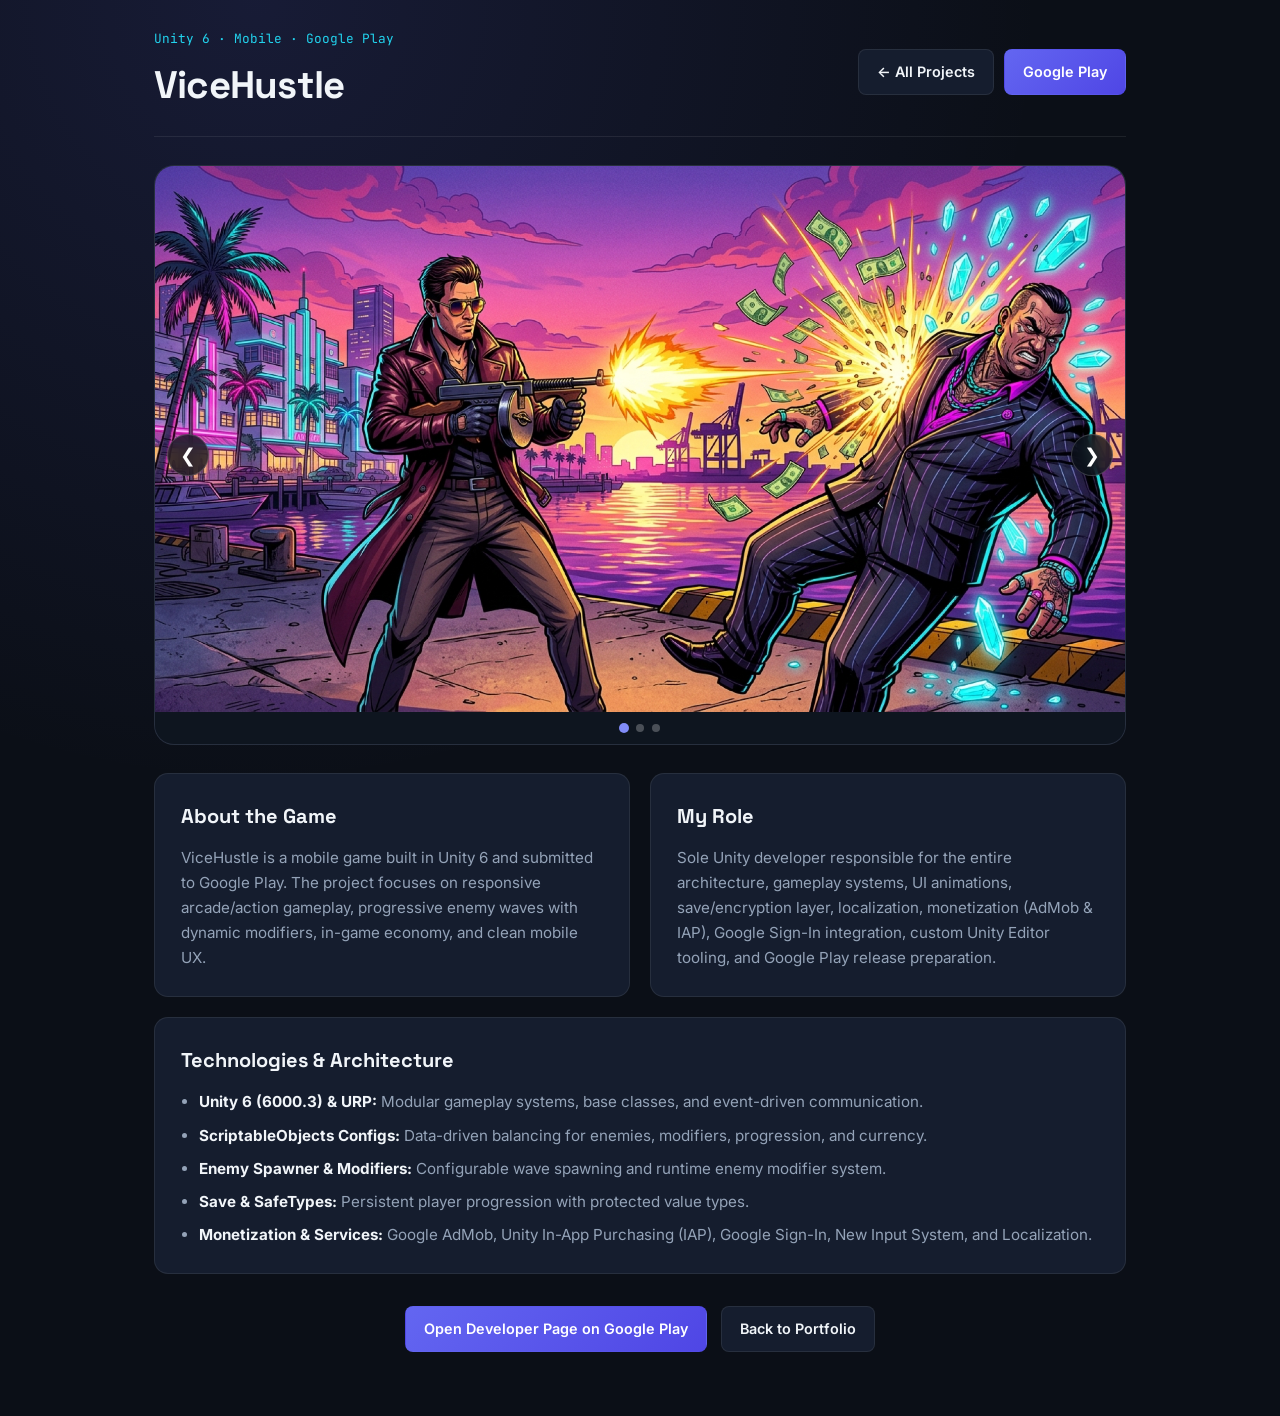
<file: project-vicehustle.html>
<!DOCTYPE html>
<html lang="en">
<head>
  <meta charset="UTF-8" />
  <meta name="viewport" content="width=device-width, initial-scale=1.0" />
  <title>ViceHustle — Vitalii Yavorskyi</title>
  <link rel="icon" href="image/favicon.svg" type="image/svg+xml" />
  <link rel="preconnect" href="https://fonts.googleapis.com" />
  <link rel="preconnect" href="https://fonts.gstatic.com" crossorigin />
  <link href="https://fonts.googleapis.com/css2?family=Inter:wght@400;500;600;700&family=JetBrains+Mono:wght@400;500;600&family=Space+Grotesk:wght@600;700&display=swap" rel="stylesheet" />
  <link rel="stylesheet" href="css/project.css" />
</head>
<body>
  <main class="project-content">
    <header class="project-header">
      <div>
        <div class="project-header-meta">Unity 6 · Mobile · Google Play</div>
        <h1>ViceHustle</h1>
      </div>
      <div class="header-actions">
        <a href="index.html#projects" class="btn">← All Projects</a>
        <a href="https://play.google.com/store/apps/dev?id=5229329348808599972" target="_blank" rel="noopener" class="btn btn-primary">Google Play</a>
      </div>
    </header>

    <section class="project-gallery">
      <div class="slider">
        <img src="image/vicehustle-promo1.png" alt="ViceHustle Boss Fight Promo" class="slide active" />
        <img src="image/vicehustle-promo2.png" alt="ViceHustle Crime Empire Promo" class="slide" />
        <img src="image/vicehustle-feature.png" alt="ViceHustle Feature Graphic" class="slide" />
      </div>
      <div class="slider-controls">
        <button onclick="prevSlide()" aria-label="Previous slide">&#10094;</button>
        <button onclick="nextSlide()" aria-label="Next slide">&#10095;</button>
      </div>
      <div class="slider-dots"></div>
    </section>

    <div class="project-grid">
      <article class="info-card">
        <h2>About the Game</h2>
        <p>
          ViceHustle is a mobile game built in Unity 6 and submitted to Google Play.
          The project focuses on responsive arcade/action gameplay, progressive enemy waves with dynamic modifiers,
          in-game economy, and clean mobile UX.
        </p>
      </article>

      <article class="info-card">
        <h2>My Role</h2>
        <p>
          Sole Unity developer responsible for the entire architecture, gameplay systems, UI animations,
          save/encryption layer, localization, monetization (AdMob &amp; IAP), Google Sign-In integration,
          custom Unity Editor tooling, and Google Play release preparation.
        </p>
      </article>

      <article class="info-card full">
        <h2>Technologies &amp; Architecture</h2>
        <ul>
          <li><strong>Unity 6 (6000.3) &amp; URP:</strong> Modular gameplay systems, base classes, and event-driven communication.</li>
          <li><strong>ScriptableObjects Configs:</strong> Data-driven balancing for enemies, modifiers, progression, and currency.</li>
          <li><strong>Enemy Spawner &amp; Modifiers:</strong> Configurable wave spawning and runtime enemy modifier system.</li>
          <li><strong>Save &amp; SafeTypes:</strong> Persistent player progression with protected value types.</li>
          <li><strong>Monetization &amp; Services:</strong> Google AdMob, Unity In-App Purchasing (IAP), Google Sign-In, New Input System, and Localization.</li>
        </ul>
      </article>
    </div>

    <div class="project-cta">
      <a href="https://play.google.com/store/apps/dev?id=5229329348808599972" target="_blank" rel="noopener" class="btn btn-primary">Open Developer Page on Google Play</a>
      <a href="index.html#projects" class="btn">Back to Portfolio</a>
    </div>
  </main>

  <script src="js/main.js"></script>
</body>
</html>
</file>
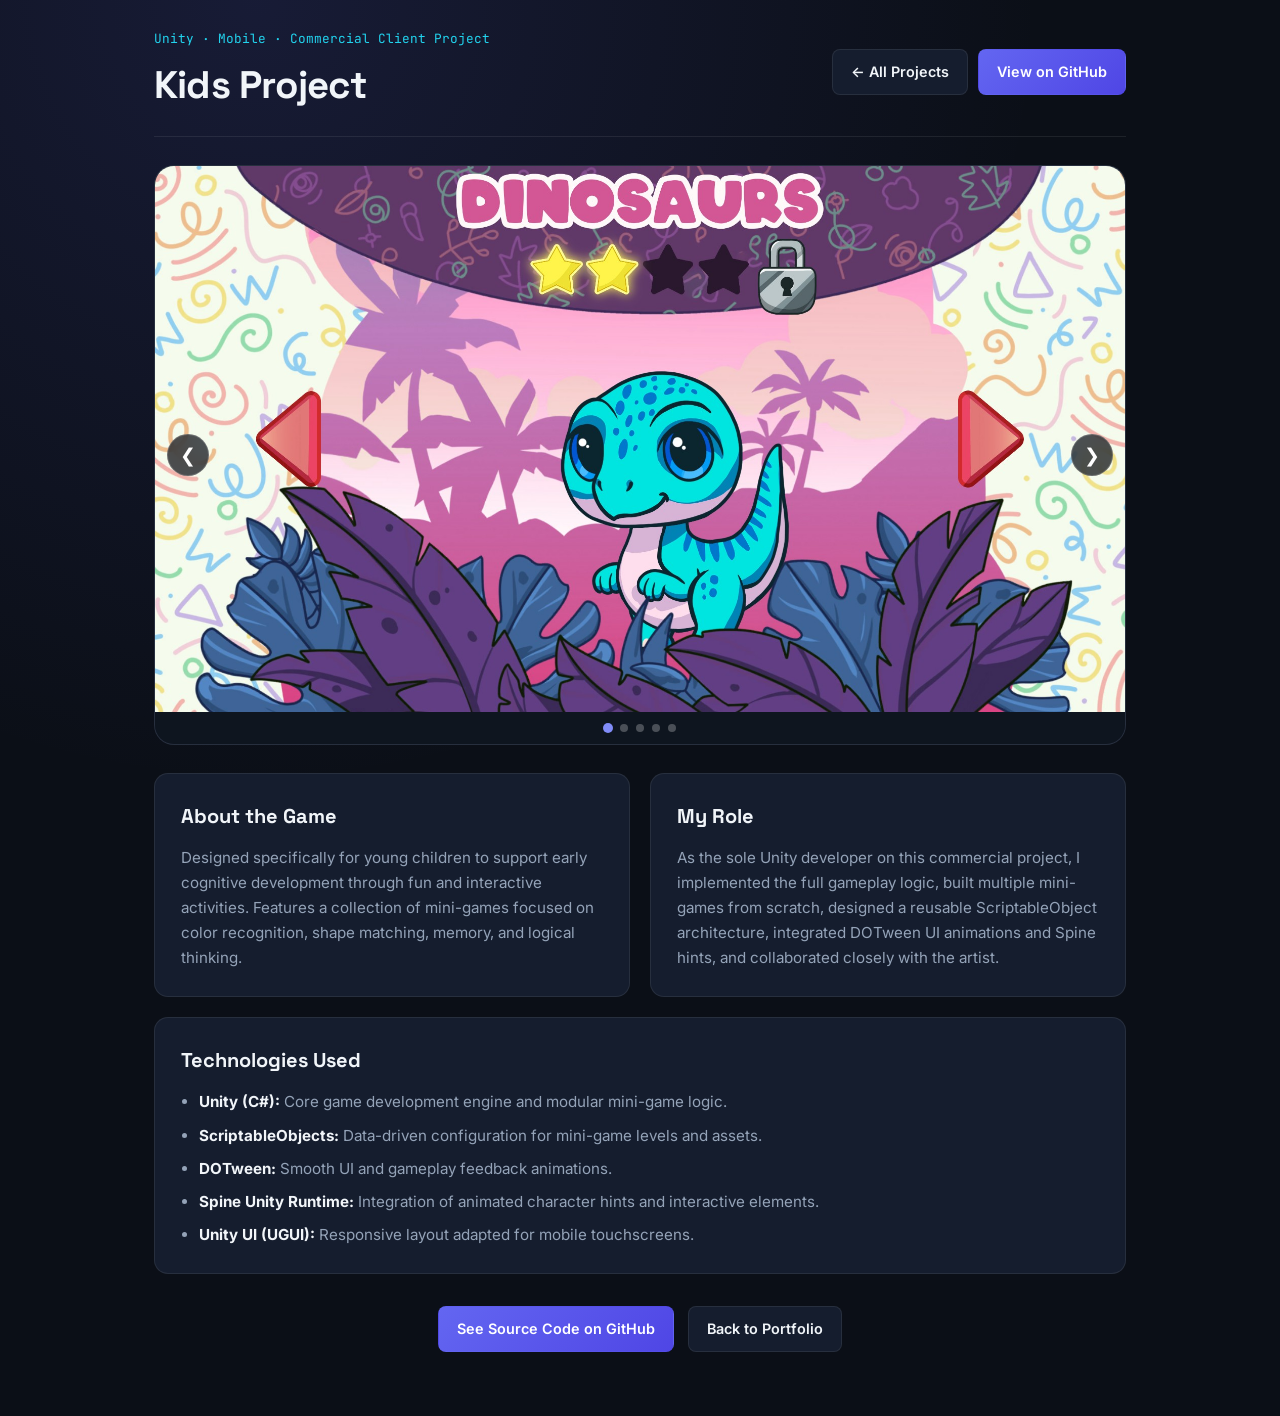
<file: project1.html>
<!DOCTYPE html>
<html lang="en">
<head>
  <meta charset="UTF-8" />
  <meta name="viewport" content="width=device-width, initial-scale=1.0" />
  <title>Kids Project — Vitalii Yavorskyi</title>
  <link rel="icon" href="image/favicon.svg" type="image/svg+xml" />
  <link rel="preconnect" href="https://fonts.googleapis.com" />
  <link rel="preconnect" href="https://fonts.gstatic.com" crossorigin />
  <link href="https://fonts.googleapis.com/css2?family=Inter:wght@400;500;600;700&family=JetBrains+Mono:wght@400;500;600&family=Space+Grotesk:wght@600;700&display=swap" rel="stylesheet" />
  <link rel="stylesheet" href="css/project.css" />
</head>
<body>
  <main class="project-content">
    <header class="project-header">
      <div>
        <div class="project-header-meta">Unity · Mobile · Commercial Client Project</div>
        <h1>Kids Project</h1>
      </div>
      <div class="header-actions">
        <a href="index.html#projects" class="btn">← All Projects</a>
        <a href="https://github.com/Vitalik0007/KidsProject" target="_blank" rel="noopener" class="btn btn-primary">View on GitHub</a>
      </div>
    </header>

    <section class="project-gallery">
      <div class="slider">
        <img src="image/kidsGame.jpg" alt="Kids Project Screenshot 1" class="slide active" />
        <img src="image/kidsGame2.jpg" alt="Kids Project Screenshot 2" class="slide" />
        <img src="image/kidsGame3.jpg" alt="Kids Project Screenshot 3" class="slide" />
        <img src="image/kidsGame4.jpg" alt="Kids Project Screenshot 4" class="slide" />
        <img src="image/kidsGame5.jpg" alt="Kids Project Screenshot 5" class="slide" />
      </div>
      <div class="slider-controls">
        <button onclick="prevSlide()" aria-label="Previous slide">&#10094;</button>
        <button onclick="nextSlide()" aria-label="Next slide">&#10095;</button>
      </div>
      <div class="slider-dots"></div>
    </section>

    <div class="project-grid">
      <article class="info-card">
        <h2>About the Game</h2>
        <p>
          Designed specifically for young children to support early cognitive development through fun and interactive activities.
          Features a collection of mini-games focused on color recognition, shape matching, memory, and logical thinking.
        </p>
      </article>

      <article class="info-card">
        <h2>My Role</h2>
        <p>
          As the sole Unity developer on this commercial project, I implemented the full gameplay logic, built multiple mini-games from scratch,
          designed a reusable ScriptableObject architecture, integrated DOTween UI animations and Spine hints, and collaborated closely with the artist.
        </p>
      </article>

      <article class="info-card full">
        <h2>Technologies Used</h2>
        <ul>
          <li><strong>Unity (C#):</strong> Core game development engine and modular mini-game logic.</li>
          <li><strong>ScriptableObjects:</strong> Data-driven configuration for mini-game levels and assets.</li>
          <li><strong>DOTween:</strong> Smooth UI and gameplay feedback animations.</li>
          <li><strong>Spine Unity Runtime:</strong> Integration of animated character hints and interactive elements.</li>
          <li><strong>Unity UI (UGUI):</strong> Responsive layout adapted for mobile touchscreens.</li>
        </ul>
      </article>
    </div>

    <div class="project-cta">
      <a href="https://github.com/Vitalik0007/KidsProject" target="_blank" rel="noopener" class="btn btn-primary">See Source Code on GitHub</a>
      <a href="index.html#projects" class="btn">Back to Portfolio</a>
    </div>
  </main>

  <script src="js/main.js"></script>
</body>
</html>
</file>
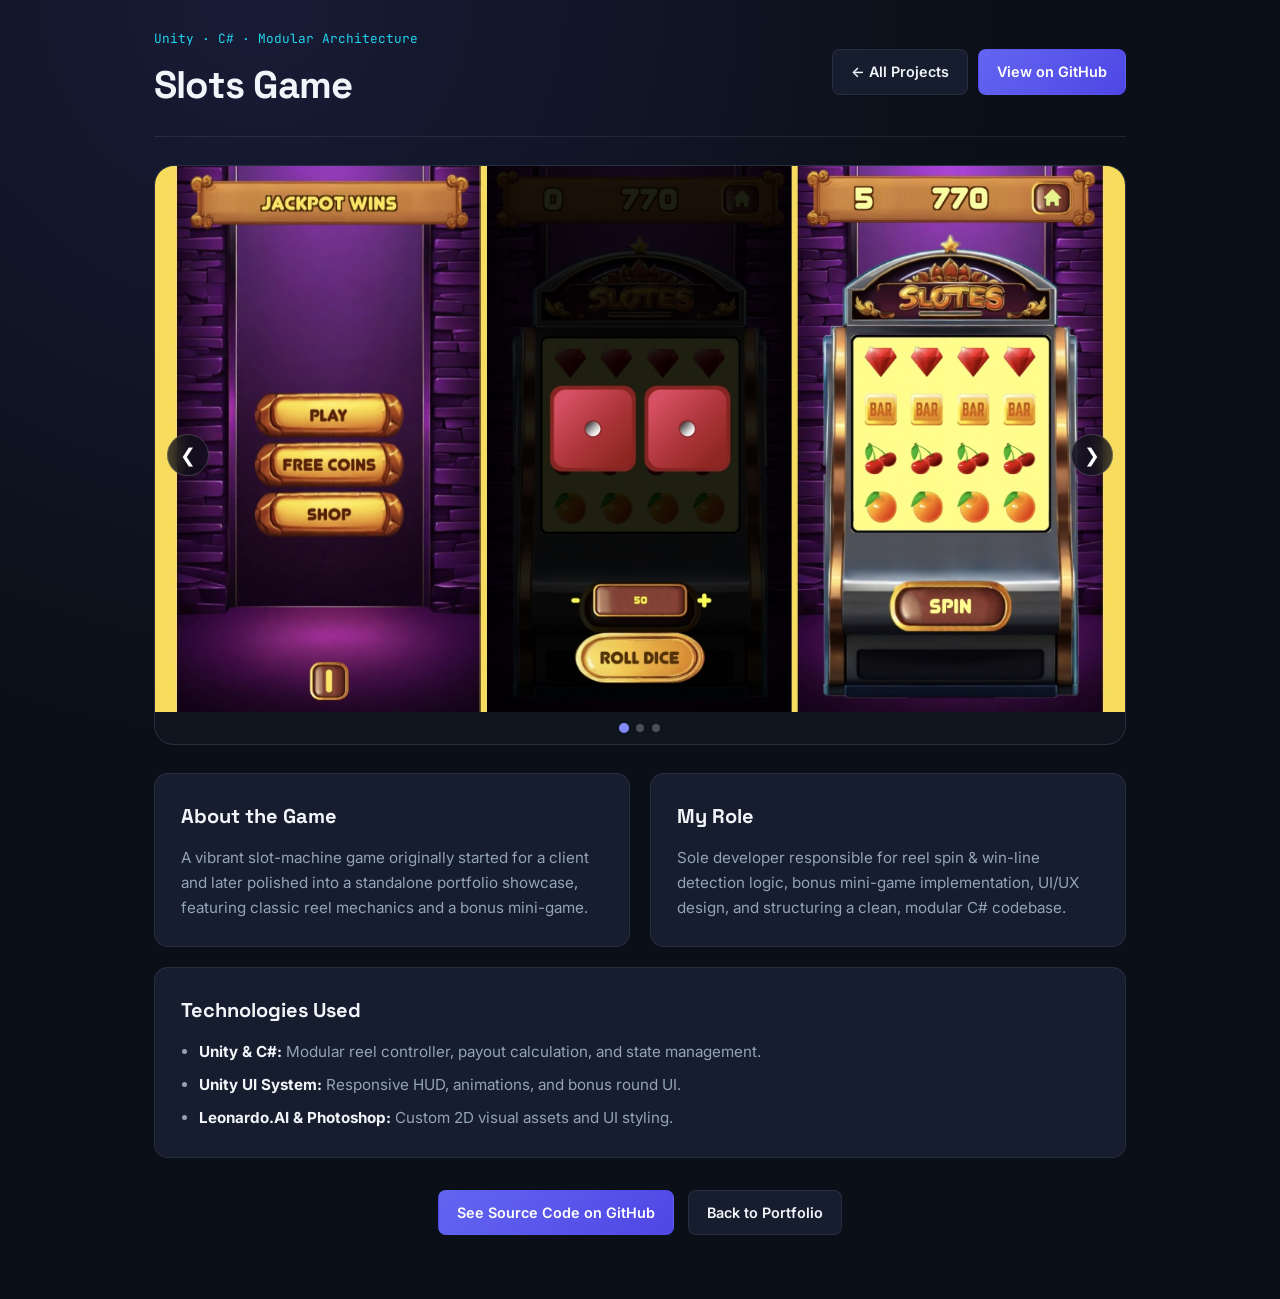
<file: project4.html>
<!DOCTYPE html>
<html lang="en">
<head>
  <meta charset="UTF-8" />
  <meta name="viewport" content="width=device-width, initial-scale=1.0" />
  <title>Slots Game — Vitalii Yavorskyi</title>
  <link rel="icon" href="image/favicon.svg" type="image/svg+xml" />
  <link rel="preconnect" href="https://fonts.googleapis.com" />
  <link rel="preconnect" href="https://fonts.gstatic.com" crossorigin />
  <link href="https://fonts.googleapis.com/css2?family=Inter:wght@400;500;600;700&family=JetBrains+Mono:wght@400;500;600&family=Space+Grotesk:wght@600;700&display=swap" rel="stylesheet" />
  <link rel="stylesheet" href="css/project.css" />
</head>
<body>
  <main class="project-content">
    <header class="project-header">
      <div>
        <div class="project-header-meta">Unity · C# · Modular Architecture</div>
        <h1>Slots Game</h1>
      </div>
      <div class="header-actions">
        <a href="index.html#projects" class="btn">← All Projects</a>
        <a href="https://github.com/Vitalik0007/SlotsGame" target="_blank" rel="noopener" class="btn btn-primary">View on GitHub</a>
      </div>
    </header>

    <section class="project-gallery">
      <div class="slider">
        <img src="image/SlotsGame.jpg" alt="Slots Game Screenshot 1" class="slide active" />
        <img src="image/SlotsGame2.jpg" alt="Slots Game Screenshot 2" class="slide" />
        <img src="image/SlotsGame3.jpg" alt="Slots Game Screenshot 3" class="slide" />
      </div>
      <div class="slider-controls">
        <button onclick="prevSlide()" aria-label="Previous slide">&#10094;</button>
        <button onclick="nextSlide()" aria-label="Next slide">&#10095;</button>
      </div>
      <div class="slider-dots"></div>
    </section>

    <div class="project-grid">
      <article class="info-card">
        <h2>About the Game</h2>
        <p>
          A vibrant slot-machine game originally started for a client and later polished into a standalone portfolio showcase,
          featuring classic reel mechanics and a bonus mini-game.
        </p>
      </article>

      <article class="info-card">
        <h2>My Role</h2>
        <p>
          Sole developer responsible for reel spin &amp; win-line detection logic, bonus mini-game implementation,
          UI/UX design, and structuring a clean, modular C# codebase.
        </p>
      </article>

      <article class="info-card full">
        <h2>Technologies Used</h2>
        <ul>
          <li><strong>Unity &amp; C#:</strong> Modular reel controller, payout calculation, and state management.</li>
          <li><strong>Unity UI System:</strong> Responsive HUD, animations, and bonus round UI.</li>
          <li><strong>Leonardo.AI &amp; Photoshop:</strong> Custom 2D visual assets and UI styling.</li>
        </ul>
      </article>
    </div>

    <div class="project-cta">
      <a href="https://github.com/Vitalik0007/SlotsGame" target="_blank" rel="noopener" class="btn btn-primary">See Source Code on GitHub</a>
      <a href="index.html#projects" class="btn">Back to Portfolio</a>
    </div>
  </main>

  <script src="js/main.js"></script>
</body>
</html>
</file>
<file: css/style.css>
:root {
  --bg: #0b0f17;
  --bg-elevated: #111827;
  --surface: #151d2e;
  --surface-hover: #1c263b;
  --border: rgba(255, 255, 255, 0.08);
  --border-accent: rgba(99, 102, 241, 0.4);
  --text: #f1f5f9;
  --text-muted: #94a3b8;
  --text-dim: #64748b;
  --accent: #6366f1;
  --accent-light: #818cf8;
  --accent-cyan: #22d3ee;
  --success: #10b981;
  --warning: #f59e0b;
  --radius-sm: 8px;
  --radius-md: 14px;
  --radius-lg: 20px;
  --shadow: 0 20px 40px rgba(0, 0, 0, 0.35);
  --max-width: 1140px;
}

*,
*::before,
*::after {
  margin: 0;
  padding: 0;
  box-sizing: border-box;
}

html {
  scroll-behavior: smooth;
  scroll-padding-top: 84px;
}

body {
  font-family: 'Inter', -apple-system, BlinkMacSystemFont, 'Segoe UI', Roboto, sans-serif;
  background-color: var(--bg);
  background-image:
    radial-gradient(circle at 15% 10%, rgba(99, 102, 241, 0.14) 0%, transparent 40%),
    radial-gradient(circle at 85% 30%, rgba(34, 211, 238, 0.09) 0%, transparent 38%);
  color: var(--text);
  line-height: 1.6;
  -webkit-font-smoothing: antialiased;
}

a {
  color: inherit;
  text-decoration: none;
}

img,
video {
  display: block;
  max-width: 100%;
}

.container {
  width: 100%;
  max-width: var(--max-width);
  margin: 0 auto;
  padding: 0 24px;
}

/* Navbar */
.navbar {
  position: sticky;
  top: 0;
  z-index: 100;
  background: rgba(11, 15, 23, 0.78);
  backdrop-filter: blur(16px);
  -webkit-backdrop-filter: blur(16px);
  border-bottom: 1px solid var(--border);
}

.nav-inner {
  display: flex;
  align-items: center;
  justify-content: space-between;
  height: 70px;
}

.brand {
  display: flex;
  align-items: center;
  gap: 10px;
  font-family: 'Space Grotesk', sans-serif;
  font-weight: 700;
  font-size: 1.15rem;
  letter-spacing: -0.02em;
}

.brand-badge {
  font-family: 'JetBrains Mono', monospace;
  font-size: 0.72rem;
  font-weight: 600;
  padding: 3px 8px;
  border-radius: 6px;
  background: rgba(99, 102, 241, 0.16);
  color: var(--accent-light);
  border: 1px solid rgba(99, 102, 241, 0.3);
}

.nav-links {
  display: flex;
  align-items: center;
  gap: 28px;
  list-style: none;
}

.nav-links a {
  font-size: 0.92rem;
  font-weight: 500;
  color: var(--text-muted);
  transition: color 0.2s ease;
}

.nav-links a:hover {
  color: var(--text);
}

.nav-toggle {
  display: none;
  background: none;
  border: 1px solid var(--border);
  border-radius: var(--radius-sm);
  color: var(--text);
  padding: 6px 10px;
  cursor: pointer;
}

/* Buttons */
.btn {
  display: inline-flex;
  align-items: center;
  justify-content: center;
  gap: 8px;
  padding: 12px 22px;
  border-radius: var(--radius-sm);
  font-size: 0.92rem;
  font-weight: 600;
  cursor: pointer;
  transition: transform 0.18s ease, background-color 0.2s ease, border-color 0.2s ease, box-shadow 0.2s ease;
  border: 1px solid transparent;
}

.btn-primary {
  background: linear-gradient(135deg, var(--accent), #4f46e5);
  color: #fff;
  box-shadow: 0 8px 24px rgba(99, 102, 241, 0.3);
}

.btn-primary:hover {
  transform: translateY(-2px);
  box-shadow: 0 12px 28px rgba(99, 102, 241, 0.42);
}

.btn-secondary {
  background: var(--surface);
  color: var(--text);
  border-color: var(--border);
}

.btn-secondary:hover {
  background: var(--surface-hover);
  border-color: rgba(255, 255, 255, 0.18);
  transform: translateY(-2px);
}

.btn-sm {
  padding: 8px 14px;
  font-size: 0.84rem;
}

/* Hero */
.hero {
  padding: 64px 0 56px;
}

.hero-grid {
  display: grid;
  grid-template-columns: 1.15fr 0.85fr;
  gap: 48px;
  align-items: center;
}

.status-pill {
  display: inline-flex;
  align-items: center;
  gap: 8px;
  padding: 6px 14px;
  border-radius: 999px;
  background: rgba(16, 185, 129, 0.1);
  border: 1px solid rgba(16, 185, 129, 0.28);
  color: #6ee7b7;
  font-size: 0.82rem;
  font-weight: 500;
  margin-bottom: 20px;
}

.status-dot {
  width: 8px;
  height: 8px;
  border-radius: 50%;
  background: var(--success);
  box-shadow: 0 0 10px var(--success);
}

.hero-title {
  font-family: 'Space Grotesk', sans-serif;
  font-size: clamp(2.3rem, 4.5vw, 3.5rem);
  font-weight: 700;
  line-height: 1.1;
  letter-spacing: -0.03em;
  margin-bottom: 12px;
}

.hero-subtitle {
  font-family: 'JetBrains Mono', monospace;
  font-size: 1rem;
  color: var(--accent-cyan);
  margin-bottom: 20px;
}

.hero-bio {
  font-size: 1.05rem;
  color: var(--text-muted);
  max-width: 560px;
  margin-bottom: 28px;
}

.hero-actions {
  display: flex;
  flex-wrap: wrap;
  gap: 12px;
  margin-bottom: 28px;
}

.hero-socials {
  display: flex;
  align-items: center;
  gap: 14px;
}

.icon-link {
  display: inline-flex;
  align-items: center;
  justify-content: center;
  width: 42px;
  height: 42px;
  border-radius: 10px;
  background: var(--surface);
  border: 1px solid var(--border);
  color: var(--text-muted);
  transition: color 0.2s ease, border-color 0.2s ease, transform 0.2s ease;
}

.icon-link:hover {
  color: var(--text);
  border-color: var(--border-accent);
  transform: translateY(-2px);
}

.hero-showcase {
  background: var(--surface);
  border: 1px solid var(--border);
  border-radius: var(--radius-lg);
  padding: 16px;
  box-shadow: var(--shadow);
}

.hero-video-wrap {
  position: relative;
  border-radius: var(--radius-md);
  overflow: hidden;
  background: #000;
  aspect-ratio: 16 / 10;
}

.hero-video {
  width: 100%;
  height: 100%;
  object-fit: cover;
}

.hero-showcase-meta {
  display: flex;
  align-items: center;
  justify-content: space-between;
  gap: 12px;
  padding-top: 14px;
}

.hero-showcase-meta .label {
  font-size: 0.78rem;
  color: var(--text-dim);
  text-transform: uppercase;
  letter-spacing: 0.06em;
}

.hero-showcase-meta .title {
  font-weight: 600;
  font-size: 0.95rem;
}

.avatar-mini {
  width: 44px;
  height: 44px;
  border-radius: 50%;
  object-fit: cover;
  border: 2px solid var(--border-accent);
}

/* Section shared */
.section {
  padding: 64px 0;
}

.section-header {
  display: flex;
  align-items: flex-end;
  justify-content: space-between;
  gap: 20px;
  margin-bottom: 32px;
  flex-wrap: wrap;
}

.section-eyebrow {
  font-family: 'JetBrains Mono', monospace;
  font-size: 0.8rem;
  text-transform: uppercase;
  letter-spacing: 0.1em;
  color: var(--accent-light);
  margin-bottom: 6px;
}

.section-title {
  font-family: 'Space Grotesk', sans-serif;
  font-size: clamp(1.7rem, 3vw, 2.2rem);
  font-weight: 700;
  letter-spacing: -0.02em;
}

/* Experience & Skills */
.two-col {
  display: grid;
  grid-template-columns: 1.1fr 0.9fr;
  gap: 28px;
}

.panel {
  background: var(--surface);
  border: 1px solid var(--border);
  border-radius: var(--radius-md);
  padding: 28px;
}

.timeline {
  display: flex;
  flex-direction: column;
  gap: 22px;
}

.timeline-item {
  position: relative;
  padding-left: 20px;
  border-left: 2px solid rgba(99, 102, 241, 0.35);
}

.timeline-item::before {
  content: '';
  position: absolute;
  left: -6px;
  top: 6px;
  width: 10px;
  height: 10px;
  border-radius: 50%;
  background: var(--accent);
}

.timeline-role {
  font-weight: 600;
  font-size: 1rem;
}

.timeline-company {
  color: var(--accent-light);
  font-size: 0.9rem;
  font-weight: 500;
}

.timeline-period {
  font-family: 'JetBrains Mono', monospace;
  font-size: 0.78rem;
  color: var(--text-dim);
  margin: 2px 0 6px;
}

.timeline-desc {
  font-size: 0.9rem;
  color: var(--text-muted);
}

.skill-groups {
  display: flex;
  flex-direction: column;
  gap: 18px;
}

.skill-group-title {
  font-size: 0.82rem;
  text-transform: uppercase;
  letter-spacing: 0.06em;
  color: var(--text-dim);
  margin-bottom: 8px;
}

.pill-list {
  display: flex;
  flex-wrap: wrap;
  gap: 8px;
}

.pill {
  font-family: 'JetBrains Mono', monospace;
  font-size: 0.78rem;
  padding: 5px 10px;
  border-radius: 6px;
  background: rgba(255, 255, 255, 0.04);
  border: 1px solid var(--border);
  color: var(--text);
}

/* Filter tabs */
.filter-bar {
  display: flex;
  flex-wrap: wrap;
  gap: 8px;
}

.filter-btn {
  background: var(--surface);
  color: var(--text-muted);
  border: 1px solid var(--border);
  padding: 8px 14px;
  border-radius: 999px;
  font-size: 0.85rem;
  font-weight: 500;
  cursor: pointer;
  transition: all 0.2s ease;
}

.filter-btn:hover {
  color: var(--text);
  border-color: rgba(255, 255, 255, 0.2);
}

.filter-btn.active {
  background: var(--accent);
  color: #fff;
  border-color: var(--accent);
}

/* Projects Grid */
.projects-grid {
  display: grid;
  grid-template-columns: repeat(2, 1fr);
  gap: 24px;
}

.project-card {
  display: flex;
  flex-direction: column;
  background: var(--surface);
  border: 1px solid var(--border);
  border-radius: var(--radius-md);
  overflow: hidden;
  transition: transform 0.22s ease, border-color 0.22s ease, box-shadow 0.22s ease;
}

.project-card:hover {
  transform: translateY(-4px);
  border-color: var(--border-accent);
  box-shadow: var(--shadow);
}

.project-card.hidden {
  display: none;
}

.project-card.featured {
  grid-column: span 2;
  display: grid;
  grid-template-columns: 1.15fr 1fr;
}

.project-thumb {
  position: relative;
  overflow: hidden;
  background: #0d121d;
  aspect-ratio: 16 / 9;
}

.project-card.featured .project-thumb {
  height: 100%;
  aspect-ratio: auto;
  min-height: 260px;
}

.project-thumb img {
  width: 100%;
  height: 100%;
  object-fit: cover;
  transition: transform 0.35s ease;
}

.project-thumb.portrait-trio {
  display: grid;
  grid-template-columns: repeat(3, 1fr);
  gap: 8px;
  padding: 12px;
  background: radial-gradient(circle at 50% 40%, rgba(99, 102, 241, 0.22), #080c14 75%);
}

.project-thumb.portrait-trio img {
  width: 100%;
  height: 100%;
  object-fit: contain;
  border-radius: 8px;
  box-shadow: 0 8px 18px rgba(0, 0, 0, 0.45);
}

.project-card:hover .project-thumb img {
  transform: scale(1.03);
}

.project-badge {
  position: absolute;
  top: 12px;
  left: 12px;
  font-family: 'JetBrains Mono', monospace;
  font-size: 0.72rem;
  font-weight: 600;
  padding: 4px 10px;
  border-radius: 999px;
  background: rgba(11, 15, 23, 0.82);
  backdrop-filter: blur(8px);
  border: 1px solid rgba(255, 255, 255, 0.14);
  color: var(--text);
}

.project-badge.released {
  border-color: rgba(16, 185, 129, 0.5);
  color: #6ee7b7;
}

.project-badge.commercial {
  border-color: rgba(99, 102, 241, 0.5);
  color: #a5b4fc;
}

.project-body {
  display: flex;
  flex-direction: column;
  padding: 22px;
  flex: 1;
}

.project-meta {
  font-family: 'JetBrains Mono', monospace;
  font-size: 0.75rem;
  color: var(--accent-cyan);
  margin-bottom: 6px;
}

.project-title {
  font-family: 'Space Grotesk', sans-serif;
  font-size: 1.35rem;
  font-weight: 700;
  margin-bottom: 10px;
}

.project-desc {
  font-size: 0.92rem;
  color: var(--text-muted);
  margin-bottom: 16px;
  flex: 1;
}

.project-tags {
  display: flex;
  flex-wrap: wrap;
  gap: 6px;
  margin-bottom: 18px;
}

.tag {
  font-family: 'JetBrains Mono', monospace;
  font-size: 0.72rem;
  padding: 3px 8px;
  border-radius: 5px;
  background: rgba(255, 255, 255, 0.04);
  color: var(--text-muted);
  border: 1px solid var(--border);
}

.project-actions {
  display: flex;
  flex-wrap: wrap;
  gap: 10px;
}

/* Contact / Footer */
.contact-card {
  background: linear-gradient(135deg, rgba(99, 102, 241, 0.14), rgba(34, 211, 238, 0.06));
  border: 1px solid var(--border-accent);
  border-radius: var(--radius-lg);
  padding: 40px;
  display: flex;
  align-items: center;
  justify-content: space-between;
  gap: 24px;
  flex-wrap: wrap;
}

.contact-card h2 {
  font-family: 'Space Grotesk', sans-serif;
  font-size: 1.8rem;
  margin-bottom: 8px;
}

.contact-card p {
  color: var(--text-muted);
  max-width: 520px;
}

.contact-links {
  display: flex;
  flex-wrap: wrap;
  gap: 12px;
}

.footer {
  border-top: 1px solid var(--border);
  padding: 28px 0;
  margin-top: 40px;
  color: var(--text-dim);
  font-size: 0.86rem;
}

.footer-inner {
  display: flex;
  align-items: center;
  justify-content: space-between;
  flex-wrap: wrap;
  gap: 12px;
}

/* Responsive */
@media (max-width: 920px) {
  .hero-grid,
  .two-col,
  .project-card.featured {
    grid-template-columns: 1fr;
  }

  .project-card.featured {
    grid-column: span 1;
  }

  .projects-grid {
    grid-template-columns: 1fr;
  }
}

@media (max-width: 700px) {
  .nav-toggle {
    display: inline-flex;
  }

  .nav-links {
    display: none;
    position: absolute;
    top: 70px;
    left: 0;
    right: 0;
    background: rgba(11, 15, 23, 0.96);
    border-bottom: 1px solid var(--border);
    flex-direction: column;
    padding: 20px;
    gap: 16px;
  }

  .nav-links.open {
    display: flex;
  }

  .hero {
    padding: 40px 0 32px;
  }

  .contact-card {
    padding: 28px 22px;
  }
}
</file>
<file: css/project.css>
:root {
  --bg: #0b0f17;
  --surface: #151d2e;
  --surface-hover: #1c263b;
  --border: rgba(255, 255, 255, 0.08);
  --border-accent: rgba(99, 102, 241, 0.4);
  --text: #f1f5f9;
  --text-muted: #94a3b8;
  --accent: #6366f1;
  --accent-light: #818cf8;
  --accent-cyan: #22d3ee;
  --radius-sm: 8px;
  --radius-md: 14px;
  --radius-lg: 20px;
}

*,
*::before,
*::after {
  box-sizing: border-box;
  margin: 0;
  padding: 0;
}

body {
  font-family: 'Inter', -apple-system, BlinkMacSystemFont, 'Segoe UI', Roboto, sans-serif;
  background-color: var(--bg);
  background-image: radial-gradient(circle at 20% 0%, rgba(99, 102, 241, 0.14) 0%, transparent 45%);
  color: var(--text);
  line-height: 1.65;
  -webkit-font-smoothing: antialiased;
}

a {
  color: inherit;
  text-decoration: none;
}

.project-content {
  width: 100%;
  max-width: 1020px;
  margin: 0 auto;
  padding: 28px 24px 64px;
}

.project-header {
  display: flex;
  align-items: center;
  justify-content: space-between;
  gap: 16px;
  flex-wrap: wrap;
  margin-bottom: 28px;
  padding-bottom: 20px;
  border-bottom: 1px solid var(--border);
}

.project-header-meta {
  font-family: 'JetBrains Mono', monospace;
  font-size: 0.8rem;
  color: var(--accent-cyan);
  margin-bottom: 4px;
}

.project-header h1 {
  font-family: 'Space Grotesk', sans-serif;
  font-size: clamp(1.7rem, 3.5vw, 2.4rem);
  font-weight: 700;
  letter-spacing: -0.02em;
}

.header-actions {
  display: flex;
  gap: 10px;
  flex-wrap: wrap;
}

.btn {
  display: inline-flex;
  align-items: center;
  gap: 8px;
  padding: 10px 18px;
  border-radius: var(--radius-sm);
  font-size: 0.9rem;
  font-weight: 600;
  border: 1px solid var(--border);
  background: var(--surface);
  color: var(--text);
  transition: transform 0.18s ease, background-color 0.2s ease, border-color 0.2s ease;
}

.btn:hover {
  background: var(--surface-hover);
  border-color: var(--border-accent);
  transform: translateY(-2px);
}

.btn-primary {
  background: linear-gradient(135deg, var(--accent), #4f46e5);
  border-color: transparent;
  color: #fff;
}

.btn-primary:hover {
  background: linear-gradient(135deg, #4f46e5, #4338ca);
}

/* Gallery Slider */
.project-gallery {
  position: relative;
  border-radius: var(--radius-lg);
  overflow: hidden;
  background: var(--surface);
  border: 1px solid var(--border);
  margin-bottom: 28px;
}

.slider {
  position: relative;
  aspect-ratio: 16 / 9;
  background: #080b12;
}

.slide {
  width: 100%;
  height: 100%;
  object-fit: cover;
  display: none;
}

.slider.portrait .slide {
  object-fit: contain;
  padding: 12px;
  background: radial-gradient(circle at 50% 40%, rgba(99, 102, 241, 0.16), #080b12 75%);
}

.slide.active {
  display: block;
}

.slider-controls {
  position: absolute;
  top: 50%;
  left: 0;
  right: 0;
  transform: translateY(-50%);
  display: flex;
  justify-content: space-between;
  padding: 0 12px;
  pointer-events: none;
}

.slider-controls button {
  pointer-events: auto;
  width: 42px;
  height: 42px;
  border-radius: 50%;
  border: 1px solid rgba(255, 255, 255, 0.18);
  background: rgba(11, 15, 23, 0.72);
  backdrop-filter: blur(8px);
  color: #fff;
  font-size: 1.2rem;
  cursor: pointer;
  transition: background-color 0.2s ease;
}

.slider-controls button:hover {
  background: var(--accent);
}

.slider-dots {
  display: flex;
  justify-content: center;
  gap: 8px;
  padding: 12px;
  background: rgba(11, 15, 23, 0.6);
}

.slider-dot {
  width: 8px;
  height: 8px;
  border-radius: 50%;
  background: rgba(255, 255, 255, 0.25);
  border: none;
  cursor: pointer;
  transition: background-color 0.2s ease, transform 0.2s ease;
}

.slider-dot.active {
  background: var(--accent-light);
  transform: scale(1.25);
}

/* Content cards */
.project-grid {
  display: grid;
  grid-template-columns: 1fr 1fr;
  gap: 20px;
  margin-bottom: 24px;
}

.info-card {
  background: var(--surface);
  border: 1px solid var(--border);
  border-radius: var(--radius-md);
  padding: 26px;
}

.info-card.full {
  grid-column: span 2;
}

.info-card h2 {
  font-family: 'Space Grotesk', sans-serif;
  font-size: 1.25rem;
  margin-bottom: 12px;
  color: var(--text);
}

.info-card p,
.info-card li {
  color: var(--text-muted);
  font-size: 0.95rem;
}

.info-card ul {
  padding-left: 18px;
  display: flex;
  flex-direction: column;
  gap: 8px;
}

.info-card li strong {
  color: var(--text);
}

.project-cta {
  display: flex;
  justify-content: center;
  gap: 14px;
  flex-wrap: wrap;
  margin-top: 32px;
}

@media (max-width: 760px) {
  .project-grid {
    grid-template-columns: 1fr;
  }

  .info-card.full {
    grid-column: span 1;
  }
}
</file>
